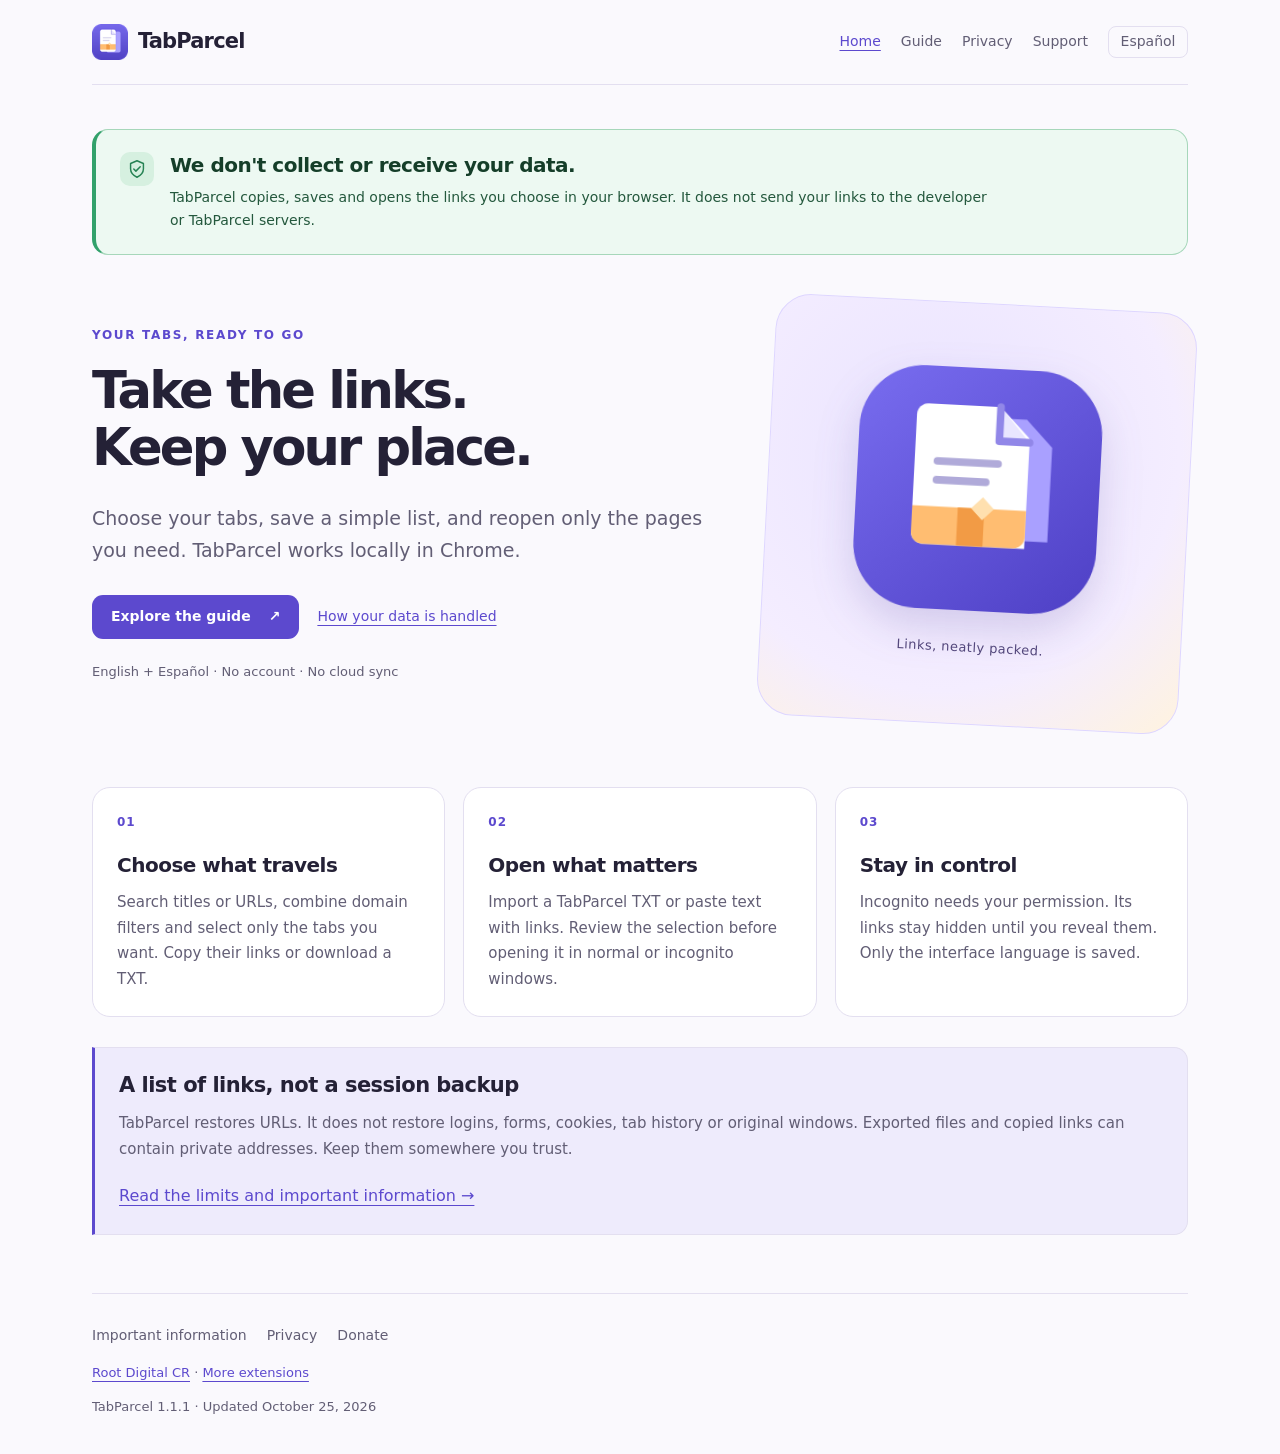
<file: index.html>
<!doctype html>
<html lang="en"><head>
<meta charset="utf-8"><meta name="viewport" content="width=device-width, initial-scale=1">
<meta name="color-scheme" content="light dark"><meta name="description" content="TabParcel: export, copy and import the links you choose, locally in Chrome.">
<meta name="referrer" content="no-referrer">
<meta http-equiv="Content-Security-Policy" content="default-src 'none'; style-src 'self'; img-src 'self'; base-uri 'none'; form-action 'none'; frame-src 'none'; connect-src 'none'">
<title>Home · TabParcel</title><link rel="canonical" href="https://rootdigitalcr.github.io/tabparcel-pages/index.html">
<link rel="alternate" hreflang="en" href="https://rootdigitalcr.github.io/tabparcel-pages/index.html"><link rel="alternate" hreflang="es" href="https://rootdigitalcr.github.io/tabparcel-pages/es/index.html">
<link rel="icon" href="assets/icon-48.png"><link rel="stylesheet" href="styles.css">
</head><body>
<a class="skip-link" href="#main">Skip to content</a>
<header class="site-header"><a class="brand" href="index.html"><img src="assets/icon-48.png" width="36" height="36" alt="">TabParcel</a>
<nav aria-label="Main navigation"><a href="index.html" aria-current="page">Home</a><a href="help.html">Guide</a><a href="privacy.html">Privacy</a><a href="support.html">Support</a><a class="language-link" href="es/index.html" lang="es">Español</a></nav></header>
<main id="main"><aside class="privacy-assurance" aria-labelledby="privacy-assurance-title">
<svg viewBox="0 0 24 24" aria-hidden="true"><path d="M12 3 5 6v6c0 4 3 7 7 9 4-2 7-5 7-9V6z"/><path d="m8.5 12 2.3 2.3 4.7-4.7"/></svg>
<div><p class="assurance-title" id="privacy-assurance-title"><strong>We don't collect or receive your data.</strong></p>
<p class="assurance-copy">TabParcel copies, saves and opens the links you choose in your browser. It does not send your links to the developer or TabParcel servers.</p></div></aside><section class="hero"><div><p class="eyebrow">YOUR TABS, READY TO GO</p><h1>Take the links.<br>Keep your place.</h1><p class="lead">Choose your tabs, save a simple list, and reopen only the pages you need. TabParcel works locally in Chrome.</p><div class="actions"><a class="primary-link" href="help.html">Explore the guide <span aria-hidden="true">↗</span></a><a class="secondary-link" href="privacy.html">How your data is handled</a></div><p class="hero-note">English + Español · No account · No cloud sync</p></div><div class="hero-art" aria-hidden="true"><img src="assets/parcel.svg" width="220" height="220" alt=""><span class="art-label">Links, neatly packed.</span></div></section><div class="feature-grid"><section><span class="feature-number">01</span><h2>Choose what travels</h2><p>Search titles or URLs, combine domain filters and select only the tabs you want. Copy their links or download a TXT.</p></section><section><span class="feature-number">02</span><h2>Open what matters</h2><p>Import a TabParcel TXT or paste text with links. Review the selection before opening it in normal or incognito windows.</p></section><section><span class="feature-number">03</span><h2>Stay in control</h2><p>Incognito needs your permission. Its links stay hidden until you reveal them. Only the interface language is saved.</p></section></div><section class="notice"><h2>A list of links, not a session backup</h2><p>TabParcel restores URLs. It does not restore logins, forms, cookies, tab history or original windows. Exported files and copied links can contain private addresses. Keep them somewhere you trust.</p><a href="important-information.html">Read the limits and important information →</a></section></main>
<footer class="site-footer"><nav aria-label="Information"><a href="important-information.html">Important information</a><a href="privacy.html">Privacy</a><a href="donate.html">Donate</a></nav><p><a href="https://root-cr.com/" target="_blank" rel="noopener noreferrer" referrerpolicy="no-referrer">Root Digital CR</a> · <a href="https://root-cr.com/extensions" target="_blank" rel="noopener noreferrer" referrerpolicy="no-referrer">More extensions</a></p><p>TabParcel 1.1.1 · Updated October 25, 2026</p></footer>
</body></html>
</file>
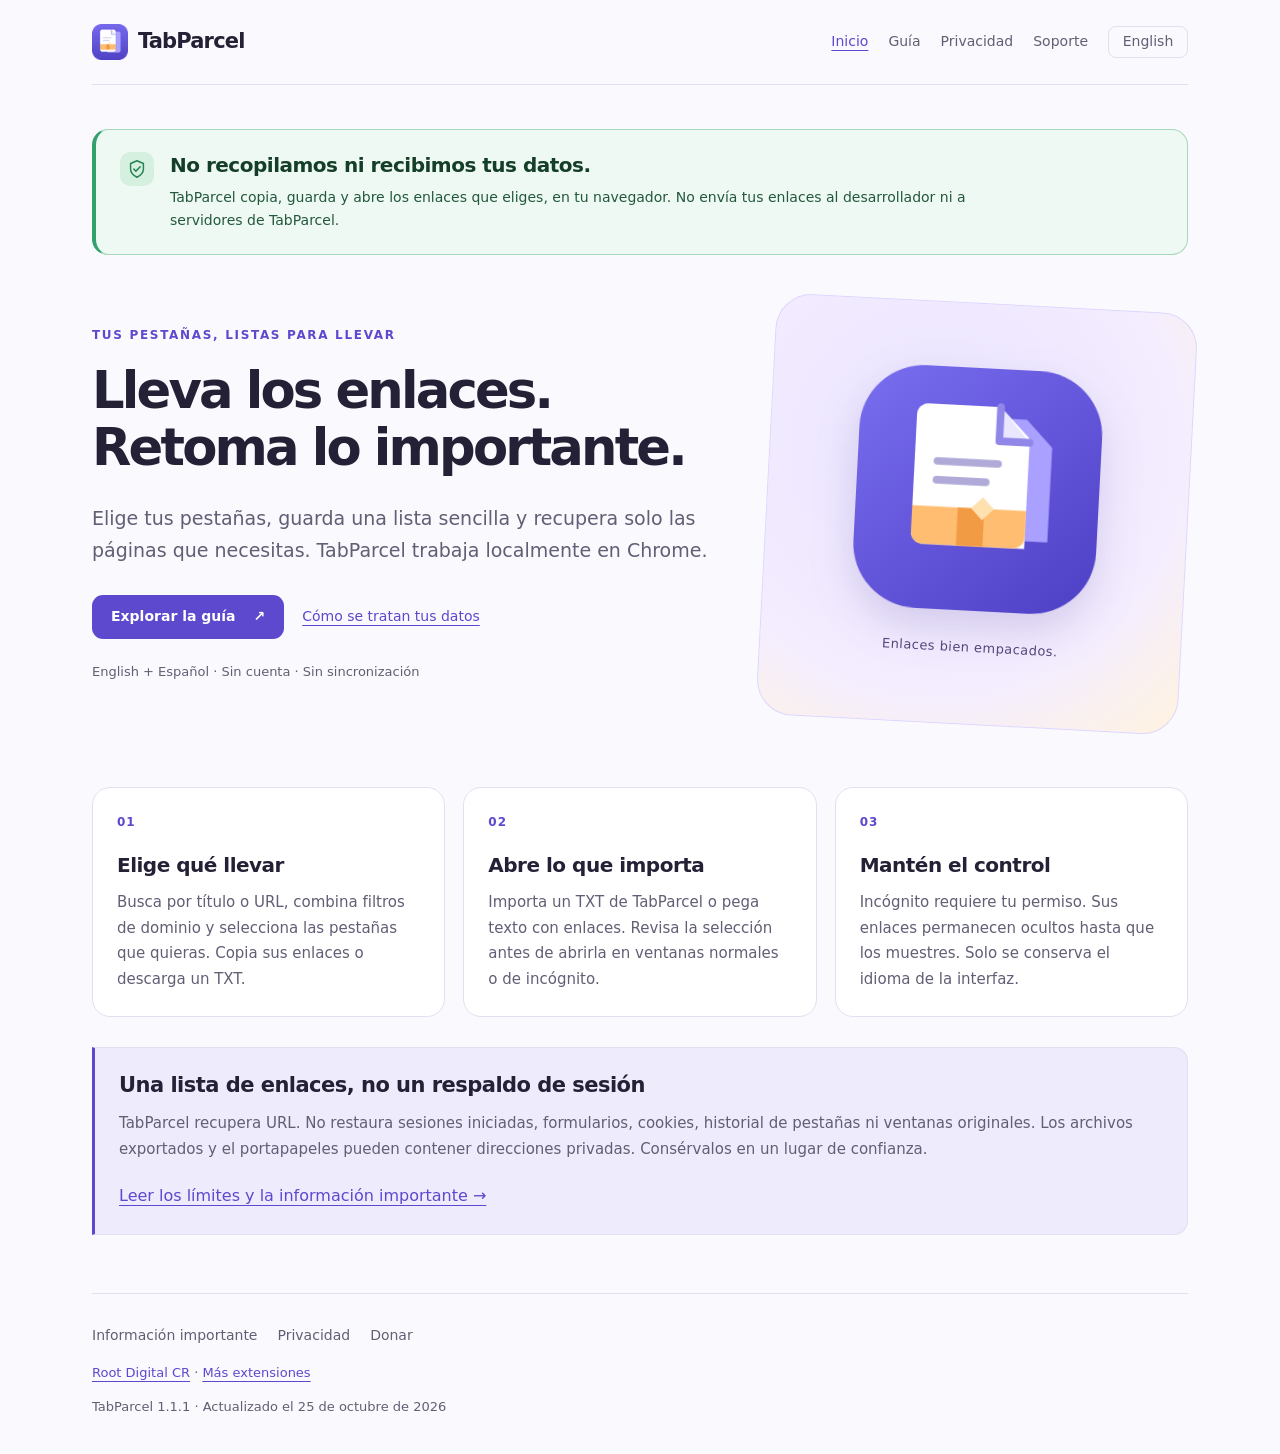
<file: es/index.html>
<!doctype html>
<html lang="es"><head>
<meta charset="utf-8"><meta name="viewport" content="width=device-width, initial-scale=1">
<meta name="color-scheme" content="light dark"><meta name="description" content="TabParcel: exporta, copia e importa los enlaces que eliges, de forma local en Chrome.">
<meta name="referrer" content="no-referrer">
<meta http-equiv="Content-Security-Policy" content="default-src 'none'; style-src 'self'; img-src 'self'; base-uri 'none'; form-action 'none'; frame-src 'none'; connect-src 'none'">
<title>Inicio · TabParcel</title><link rel="canonical" href="https://rootdigitalcr.github.io/tabparcel-pages/es/index.html">
<link rel="alternate" hreflang="en" href="https://rootdigitalcr.github.io/tabparcel-pages/index.html"><link rel="alternate" hreflang="es" href="https://rootdigitalcr.github.io/tabparcel-pages/es/index.html">
<link rel="icon" href="../assets/icon-48.png"><link rel="stylesheet" href="../styles.css">
</head><body>
<a class="skip-link" href="#main">Ir al contenido</a>
<header class="site-header"><a class="brand" href="index.html"><img src="../assets/icon-48.png" width="36" height="36" alt="">TabParcel</a>
<nav aria-label="Navegación principal"><a href="index.html" aria-current="page">Inicio</a><a href="help.html">Guía</a><a href="privacy.html">Privacidad</a><a href="support.html">Soporte</a><a class="language-link" href="../index.html" lang="en">English</a></nav></header>
<main id="main"><aside class="privacy-assurance" aria-labelledby="privacy-assurance-title">
<svg viewBox="0 0 24 24" aria-hidden="true"><path d="M12 3 5 6v6c0 4 3 7 7 9 4-2 7-5 7-9V6z"/><path d="m8.5 12 2.3 2.3 4.7-4.7"/></svg>
<div><p class="assurance-title" id="privacy-assurance-title"><strong>No recopilamos ni recibimos tus datos.</strong></p>
<p class="assurance-copy">TabParcel copia, guarda y abre los enlaces que eliges, en tu navegador. No envía tus enlaces al desarrollador ni a servidores de TabParcel.</p></div></aside><section class="hero"><div><p class="eyebrow">TUS PESTAÑAS, LISTAS PARA LLEVAR</p><h1>Lleva los enlaces.<br>Retoma lo importante.</h1><p class="lead">Elige tus pestañas, guarda una lista sencilla y recupera solo las páginas que necesitas. TabParcel trabaja localmente en Chrome.</p><div class="actions"><a class="primary-link" href="help.html">Explorar la guía <span aria-hidden="true">↗</span></a><a class="secondary-link" href="privacy.html">Cómo se tratan tus datos</a></div><p class="hero-note">English + Español · Sin cuenta · Sin sincronización</p></div><div class="hero-art" aria-hidden="true"><img src="../assets/parcel.svg" width="220" height="220" alt=""><span class="art-label">Enlaces bien empacados.</span></div></section><div class="feature-grid"><section><span class="feature-number">01</span><h2>Elige qué llevar</h2><p>Busca por título o URL, combina filtros de dominio y selecciona las pestañas que quieras. Copia sus enlaces o descarga un TXT.</p></section><section><span class="feature-number">02</span><h2>Abre lo que importa</h2><p>Importa un TXT de TabParcel o pega texto con enlaces. Revisa la selección antes de abrirla en ventanas normales o de incógnito.</p></section><section><span class="feature-number">03</span><h2>Mantén el control</h2><p>Incógnito requiere tu permiso. Sus enlaces permanecen ocultos hasta que los muestres. Solo se conserva el idioma de la interfaz.</p></section></div><section class="notice"><h2>Una lista de enlaces, no un respaldo de sesión</h2><p>TabParcel recupera URL. No restaura sesiones iniciadas, formularios, cookies, historial de pestañas ni ventanas originales. Los archivos exportados y el portapapeles pueden contener direcciones privadas. Consérvalos en un lugar de confianza.</p><a href="important-information.html">Leer los límites y la información importante →</a></section></main>
<footer class="site-footer"><nav aria-label="Información"><a href="important-information.html">Información importante</a><a href="privacy.html">Privacidad</a><a href="donate.html">Donar</a></nav><p><a href="https://root-cr.com/" target="_blank" rel="noopener noreferrer" referrerpolicy="no-referrer">Root Digital CR</a> · <a href="https://root-cr.com/extensions" target="_blank" rel="noopener noreferrer" referrerpolicy="no-referrer">Más extensiones</a></p><p>TabParcel 1.1.1 · Actualizado el 25 de octubre de 2026</p></footer>
</body></html>
</file>
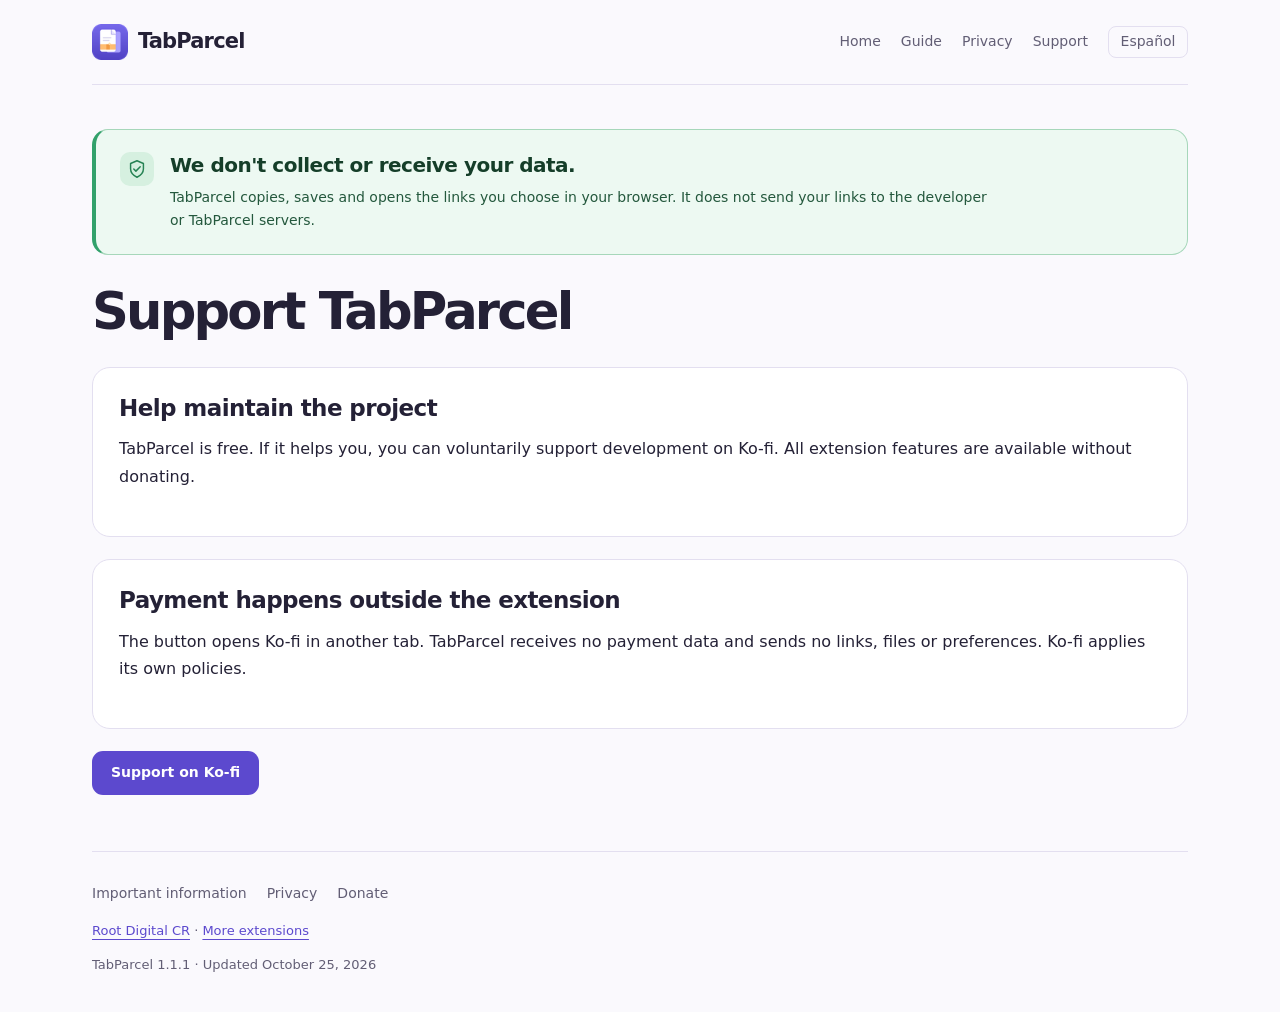
<file: donate.html>
<!doctype html>
<html lang="en"><head>
<meta charset="utf-8"><meta name="viewport" content="width=device-width, initial-scale=1">
<meta name="color-scheme" content="light dark"><meta name="description" content="TabParcel: export, copy and import the links you choose, locally in Chrome.">
<meta name="referrer" content="no-referrer">
<meta http-equiv="Content-Security-Policy" content="default-src 'none'; style-src 'self'; img-src 'self'; base-uri 'none'; form-action 'none'; frame-src 'none'; connect-src 'none'">
<title>Donate · TabParcel</title><link rel="canonical" href="https://rootdigitalcr.github.io/tabparcel-pages/donate.html">
<link rel="alternate" hreflang="en" href="https://rootdigitalcr.github.io/tabparcel-pages/donate.html"><link rel="alternate" hreflang="es" href="https://rootdigitalcr.github.io/tabparcel-pages/es/donate.html">
<link rel="icon" href="assets/icon-48.png"><link rel="stylesheet" href="styles.css">
</head><body>
<a class="skip-link" href="#main">Skip to content</a>
<header class="site-header"><a class="brand" href="index.html"><img src="assets/icon-48.png" width="36" height="36" alt="">TabParcel</a>
<nav aria-label="Main navigation"><a href="index.html">Home</a><a href="help.html">Guide</a><a href="privacy.html">Privacy</a><a href="support.html">Support</a><a class="language-link" href="es/donate.html" lang="es">Español</a></nav></header>
<main id="main"><aside class="privacy-assurance" aria-labelledby="privacy-assurance-title">
<svg viewBox="0 0 24 24" aria-hidden="true"><path d="M12 3 5 6v6c0 4 3 7 7 9 4-2 7-5 7-9V6z"/><path d="m8.5 12 2.3 2.3 4.7-4.7"/></svg>
<div><p class="assurance-title" id="privacy-assurance-title"><strong>We don't collect or receive your data.</strong></p>
<p class="assurance-copy">TabParcel copies, saves and opens the links you choose in your browser. It does not send your links to the developer or TabParcel servers.</p></div></aside><h1 class="page-title">Support TabParcel</h1><section><h2>Help maintain the project</h2><p>TabParcel is free. If it helps you, you can voluntarily support development on Ko-fi. All extension features are available without donating.</p></section><section><h2>Payment happens outside the extension</h2><p>The button opens Ko-fi in another tab. TabParcel receives no payment data and sends no links, files or preferences. Ko-fi applies its own policies.</p></section><p><a class="primary-link" href="https://ko-fi.com/rootdigitalcr" target="_blank" rel="noopener noreferrer" referrerpolicy="no-referrer">Support on Ko-fi</a></p></main>
<footer class="site-footer"><nav aria-label="Information"><a href="important-information.html">Important information</a><a href="privacy.html">Privacy</a><a href="donate.html">Donate</a></nav><p><a href="https://root-cr.com/" target="_blank" rel="noopener noreferrer" referrerpolicy="no-referrer">Root Digital CR</a> · <a href="https://root-cr.com/extensions" target="_blank" rel="noopener noreferrer" referrerpolicy="no-referrer">More extensions</a></p><p>TabParcel 1.1.1 · Updated October 25, 2026</p></footer>
</body></html>
</file>
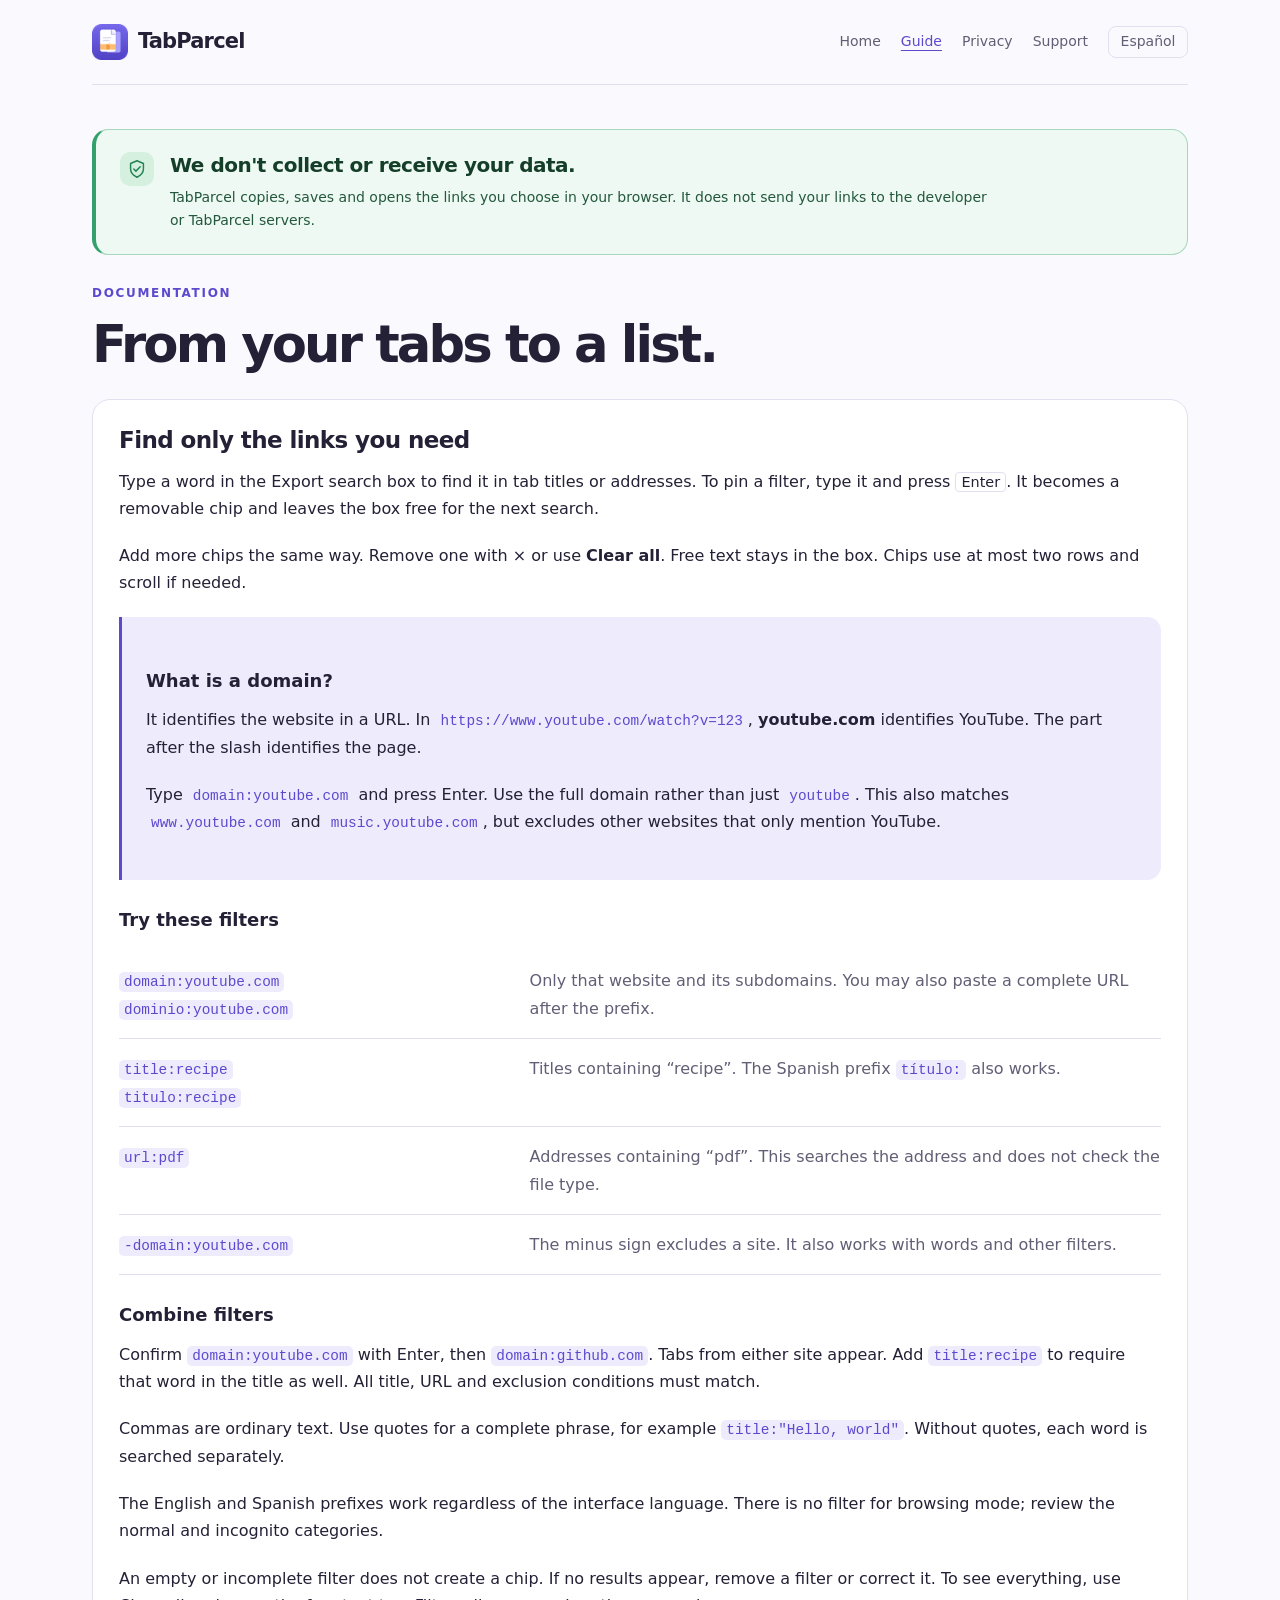
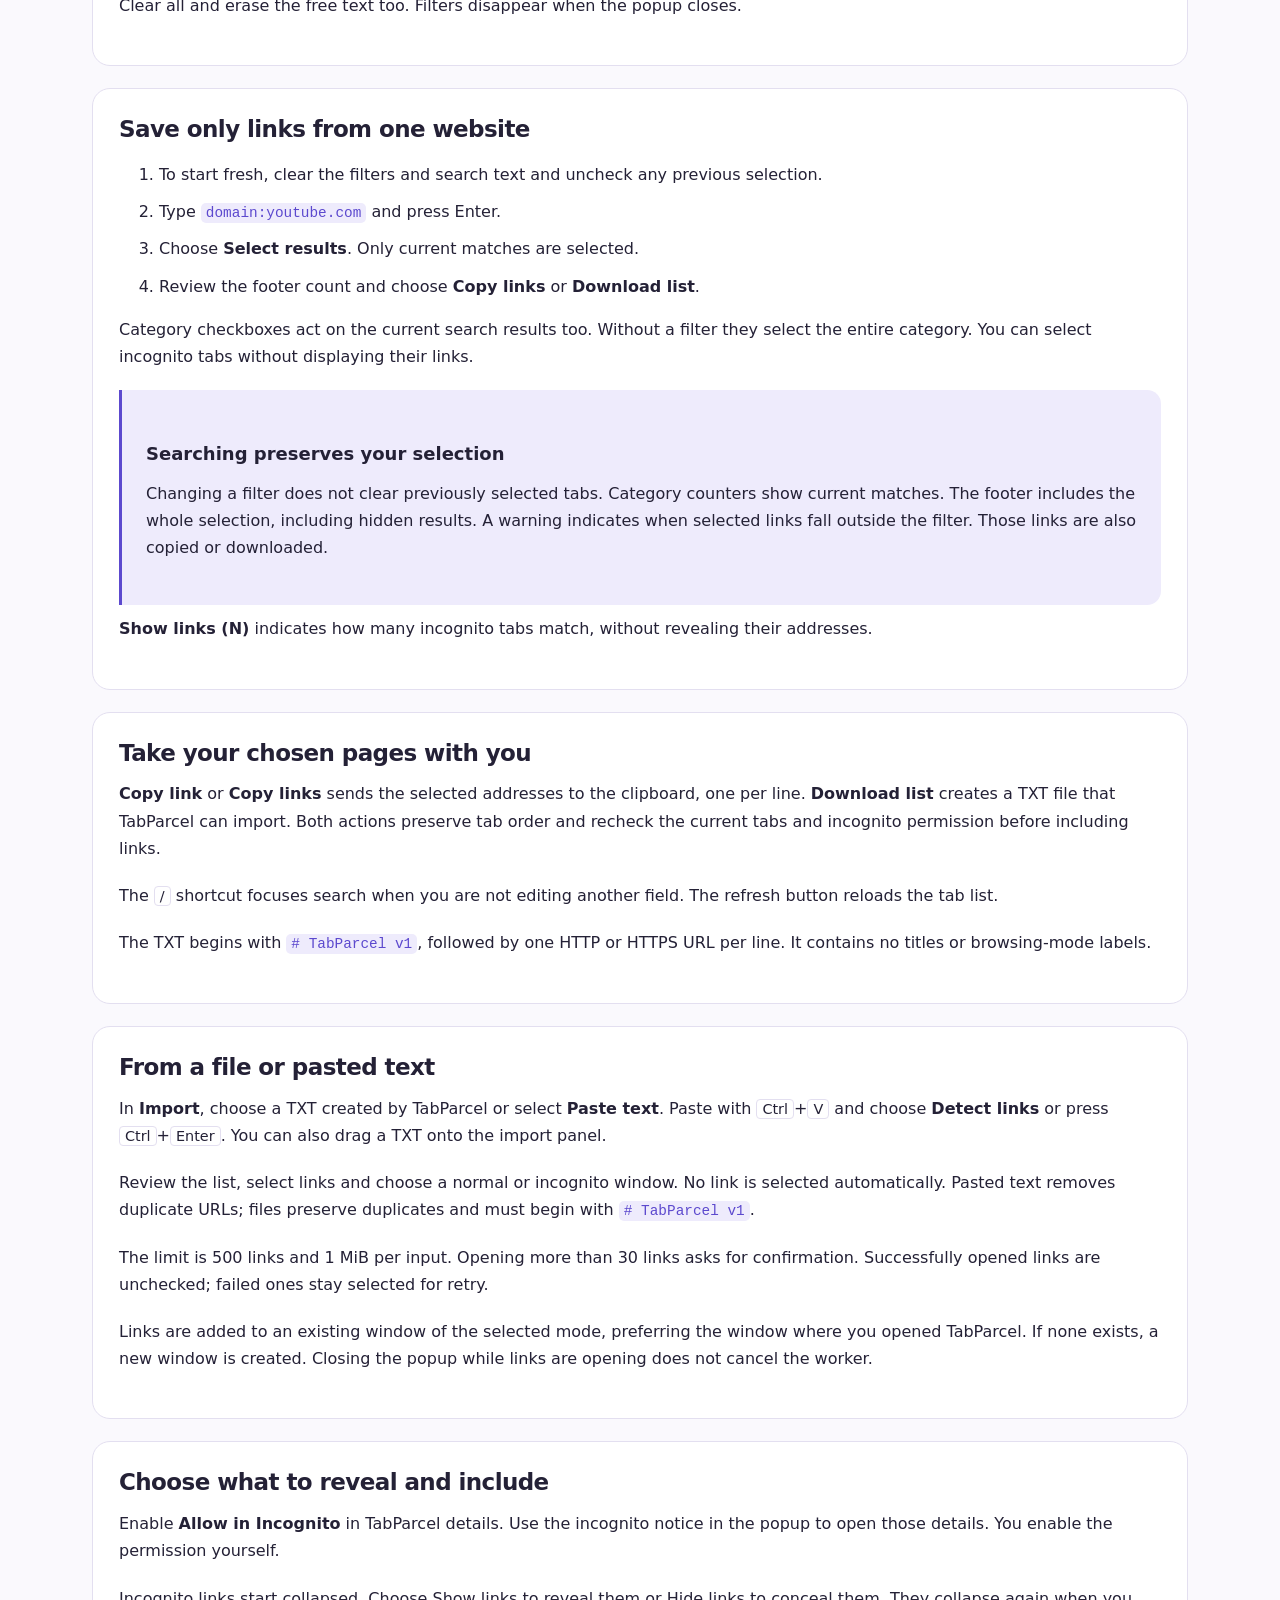
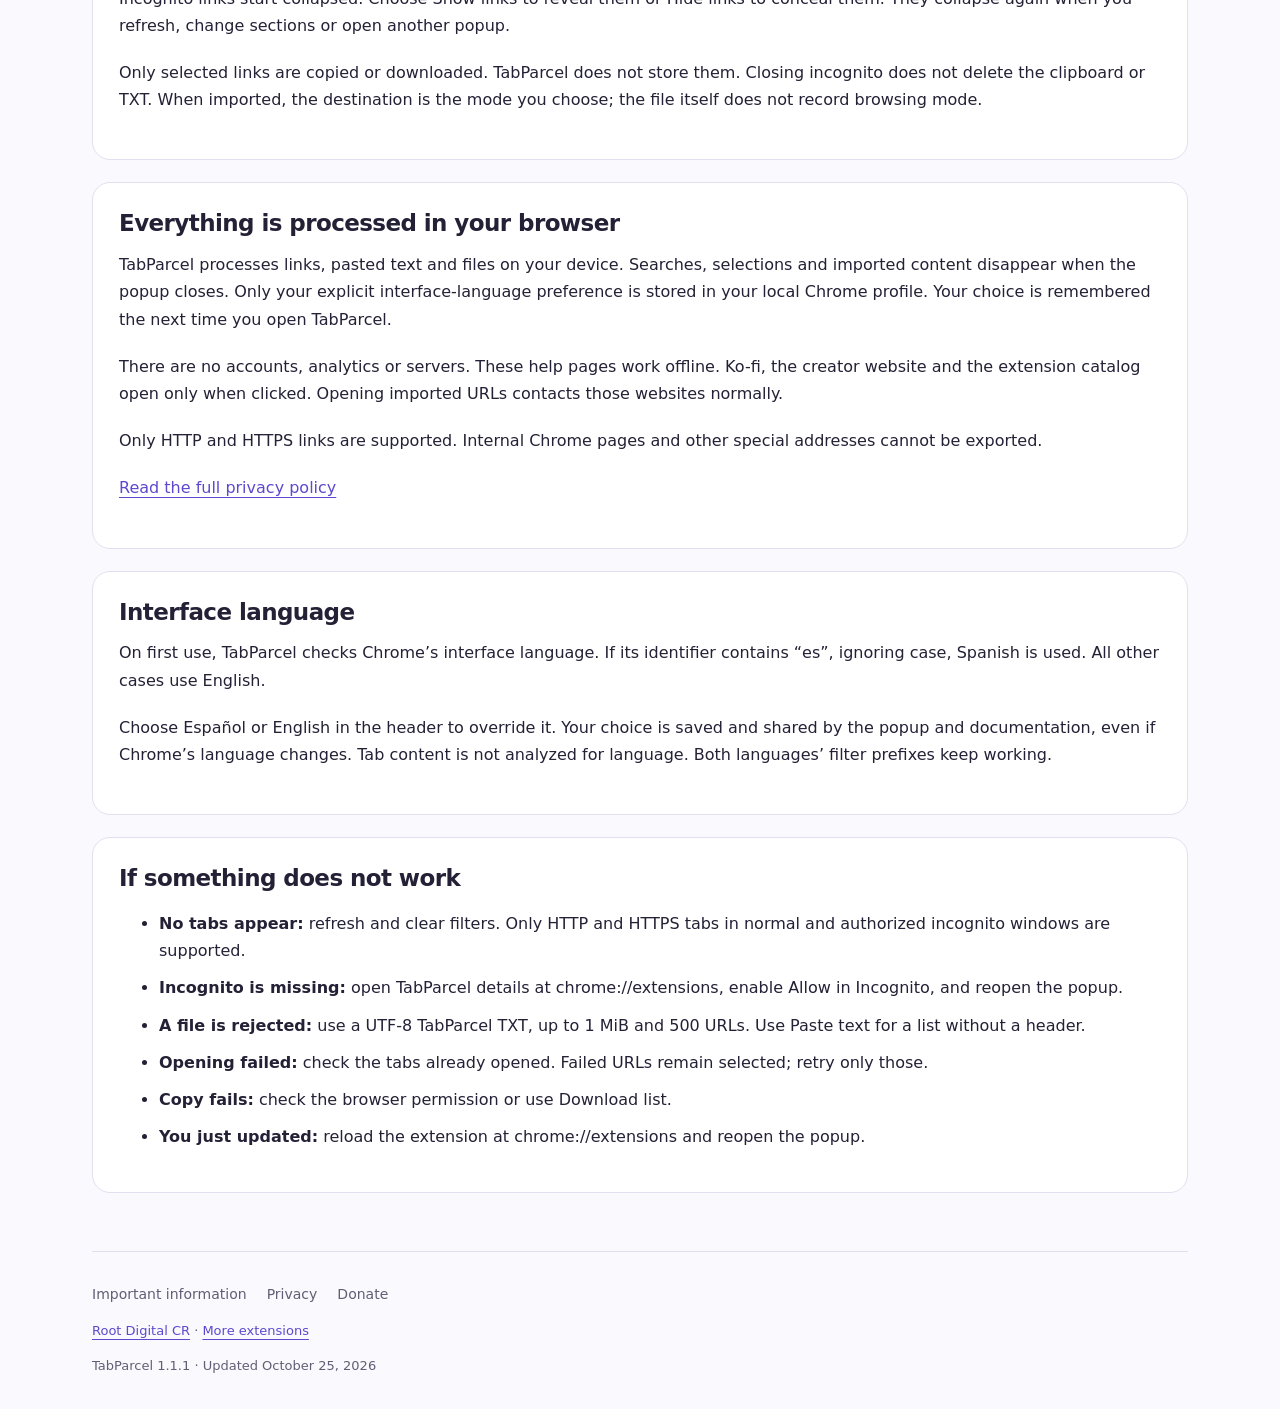
<file: help.html>
<!doctype html>
<html lang="en"><head>
<meta charset="utf-8"><meta name="viewport" content="width=device-width, initial-scale=1">
<meta name="color-scheme" content="light dark"><meta name="description" content="TabParcel: export, copy and import the links you choose, locally in Chrome.">
<meta name="referrer" content="no-referrer">
<meta http-equiv="Content-Security-Policy" content="default-src 'none'; style-src 'self'; img-src 'self'; base-uri 'none'; form-action 'none'; frame-src 'none'; connect-src 'none'">
<title>Guide · TabParcel</title><link rel="canonical" href="https://rootdigitalcr.github.io/tabparcel-pages/help.html">
<link rel="alternate" hreflang="en" href="https://rootdigitalcr.github.io/tabparcel-pages/help.html"><link rel="alternate" hreflang="es" href="https://rootdigitalcr.github.io/tabparcel-pages/es/help.html">
<link rel="icon" href="assets/icon-48.png"><link rel="stylesheet" href="styles.css">
</head><body>
<a class="skip-link" href="#main">Skip to content</a>
<header class="site-header"><a class="brand" href="index.html"><img src="assets/icon-48.png" width="36" height="36" alt="">TabParcel</a>
<nav aria-label="Main navigation"><a href="index.html">Home</a><a href="help.html" aria-current="page">Guide</a><a href="privacy.html">Privacy</a><a href="support.html">Support</a><a class="language-link" href="es/help.html" lang="es">Español</a></nav></header>
<main id="main"><aside class="privacy-assurance" aria-labelledby="privacy-assurance-title">
<svg viewBox="0 0 24 24" aria-hidden="true"><path d="M12 3 5 6v6c0 4 3 7 7 9 4-2 7-5 7-9V6z"/><path d="m8.5 12 2.3 2.3 4.7-4.7"/></svg>
<div><p class="assurance-title" id="privacy-assurance-title"><strong>We don't collect or receive your data.</strong></p>
<p class="assurance-copy">TabParcel copies, saves and opens the links you choose in your browser. It does not send your links to the developer or TabParcel servers.</p></div></aside><p class="eyebrow">DOCUMENTATION</p><h1>From your tabs to a list.</h1><section id="filtros" aria-labelledby="filters-title"><h2 id="filters-title">Find only the links you need</h2><div><p>Type a word in the Export search box to find it in tab titles or addresses. To pin a filter, type it and press <kbd>Enter</kbd>. It becomes a removable chip and leaves the box free for the next search.</p><p>Add more chips the same way. Remove one with × or use <strong>Clear all</strong>. Free text stays in the box. Chips use at most two rows and scroll if needed.</p><div class="callout"><h3>What is a domain?</h3><p>It identifies the website in a URL. In <code>https://www.youtube.com/watch?v=123</code>, <strong>youtube.com</strong> identifies YouTube. The part after the slash identifies the page.</p><p>Type <code>domain:youtube.com</code> and press Enter. Use the full domain rather than just <code>youtube</code>. This also matches <code>www.youtube.com</code> and <code>music.youtube.com</code>, but excludes other websites that only mention YouTube.</p></div><h3>Try these filters</h3><dl class="examples"><div><dt><code>domain:youtube.com</code><br><code>dominio:youtube.com</code></dt><dd>Only that website and its subdomains. You may also paste a complete URL after the prefix.</dd></div><div><dt><code>title:recipe</code><br><code>titulo:recipe</code></dt><dd>Titles containing “recipe”. The Spanish prefix <code>título:</code> also works.</dd></div><div><dt><code>url:pdf</code></dt><dd>Addresses containing “pdf”. This searches the address and does not check the file type.</dd></div><div><dt><code>-domain:youtube.com</code></dt><dd>The minus sign excludes a site. It also works with words and other filters.</dd></div></dl><h3>Combine filters</h3><p>Confirm <code>domain:youtube.com</code> with Enter, then <code>domain:github.com</code>. Tabs from either site appear. Add <code>title:recipe</code> to require that word in the title as well. All title, URL and exclusion conditions must match.</p><p>Commas are ordinary text. Use quotes for a complete phrase, for example <code>title:"Hello, world"</code>. Without quotes, each word is searched separately.</p><p>The English and Spanish prefixes work regardless of the interface language. There is no filter for browsing mode; review the normal and incognito categories.</p><p>An empty or incomplete filter does not create a chip. If no results appear, remove a filter or correct it. To see everything, use Clear all and erase the free text too. Filters disappear when the popup closes.</p></div></section><section id="seleccion" aria-labelledby="selection-title"><h2 id="selection-title">Save only links from one website</h2><div><ol><li>To start fresh, clear the filters and search text and uncheck any previous selection.</li><li>Type <code>domain:youtube.com</code> and press Enter.</li><li>Choose <strong>Select results</strong>. Only current matches are selected.</li><li>Review the footer count and choose <strong>Copy links</strong> or <strong>Download list</strong>.</li></ol><p>Category checkboxes act on the current search results too. Without a filter they select the entire category. You can select incognito tabs without displaying their links.</p><div class="callout"><h3>Searching preserves your selection</h3><p>Changing a filter does not clear previously selected tabs. Category counters show current matches. The footer includes the whole selection, including hidden results. A warning indicates when selected links fall outside the filter. Those links are also copied or downloaded.</p></div><p><strong>Show links (N)</strong> indicates how many incognito tabs match, without revealing their addresses.</p></div></section><section id="exportar" aria-labelledby="export-title"><h2 id="export-title">Take your chosen pages with you</h2><div><p><strong>Copy link</strong> or <strong>Copy links</strong> sends the selected addresses to the clipboard, one per line. <strong>Download list</strong> creates a TXT file that TabParcel can import. Both actions preserve tab order and recheck the current tabs and incognito permission before including links.</p><p>The <kbd>/</kbd> shortcut focuses search when you are not editing another field. The refresh button reloads the tab list.</p><p>The TXT begins with <code># TabParcel v1</code>, followed by one HTTP or HTTPS URL per line. It contains no titles or browsing-mode labels.</p></div></section><section id="importar" aria-labelledby="import-title"><h2 id="import-title">From a file or pasted text</h2><div><p>In <strong>Import</strong>, choose a TXT created by TabParcel or select <strong>Paste text</strong>. Paste with <kbd>Ctrl</kbd>+<kbd>V</kbd> and choose <strong>Detect links</strong> or press <kbd>Ctrl</kbd>+<kbd>Enter</kbd>. You can also drag a TXT onto the import panel.</p><p>Review the list, select links and choose a normal or incognito window. No link is selected automatically. Pasted text removes duplicate URLs; files preserve duplicates and must begin with <code># TabParcel v1</code>.</p><p>The limit is 500 links and 1 MiB per input. Opening more than 30 links asks for confirmation. Successfully opened links are unchecked; failed ones stay selected for retry.</p><p>Links are added to an existing window of the selected mode, preferring the window where you opened TabParcel. If none exists, a new window is created. Closing the popup while links are opening does not cancel the worker.</p></div></section><section id="incognito" aria-labelledby="private-title"><h2 id="private-title">Choose what to reveal and include</h2><div><p>Enable <strong>Allow in Incognito</strong> in TabParcel details. Use the incognito notice in the popup to open those details. You enable the permission yourself.</p><p>Incognito links start collapsed. Choose Show links to reveal them or Hide links to conceal them. They collapse again when you refresh, change sections or open another popup.</p><p>Only selected links are copied or downloaded. TabParcel does not store them. Closing incognito does not delete the clipboard or TXT. When imported, the destination is the mode you choose; the file itself does not record browsing mode.</p></div></section><section id="privacidad" aria-labelledby="privacy-title"><h2 id="privacy-title">Everything is processed in your browser</h2><div><p>TabParcel processes links, pasted text and files on your device. Searches, selections and imported content disappear when the popup closes. Only your explicit interface-language preference is stored in your local Chrome profile. Your choice is remembered the next time you open TabParcel.</p><p>There are no accounts, analytics or servers. These help pages work offline. Ko-fi, the creator website and the extension catalog open only when clicked. Opening imported URLs contacts those websites normally.</p><p>Only HTTP and HTTPS links are supported. Internal Chrome pages and other special addresses cannot be exported.</p><p><a href="privacy.html">Read the full privacy policy</a></p></div></section><section id="idioma"><h2>Interface language</h2><div><p>On first use, TabParcel checks Chrome’s interface language. If its identifier contains “es”, ignoring case, Spanish is used. All other cases use English.</p><p>Choose Español or English in the header to override it. Your choice is saved and shared by the popup and documentation, even if Chrome’s language changes. Tab content is not analyzed for language. Both languages’ filter prefixes keep working.</p></div></section><section id="problemas"><h2>If something does not work</h2><div><ul><li><strong>No tabs appear:</strong> refresh and clear filters. Only HTTP and HTTPS tabs in normal and authorized incognito windows are supported.</li><li><strong>Incognito is missing:</strong> open TabParcel details at chrome://extensions, enable Allow in Incognito, and reopen the popup.</li><li><strong>A file is rejected:</strong> use a UTF-8 TabParcel TXT, up to 1 MiB and 500 URLs. Use Paste text for a list without a header.</li><li><strong>Opening failed:</strong> check the tabs already opened. Failed URLs remain selected; retry only those.</li><li><strong>Copy fails:</strong> check the browser permission or use Download list.</li><li><strong>You just updated:</strong> reload the extension at chrome://extensions and reopen the popup.</li></ul></div></section></main>
<footer class="site-footer"><nav aria-label="Information"><a href="important-information.html">Important information</a><a href="privacy.html">Privacy</a><a href="donate.html">Donate</a></nav><p><a href="https://root-cr.com/" target="_blank" rel="noopener noreferrer" referrerpolicy="no-referrer">Root Digital CR</a> · <a href="https://root-cr.com/extensions" target="_blank" rel="noopener noreferrer" referrerpolicy="no-referrer">More extensions</a></p><p>TabParcel 1.1.1 · Updated October 25, 2026</p></footer>
</body></html>
</file>
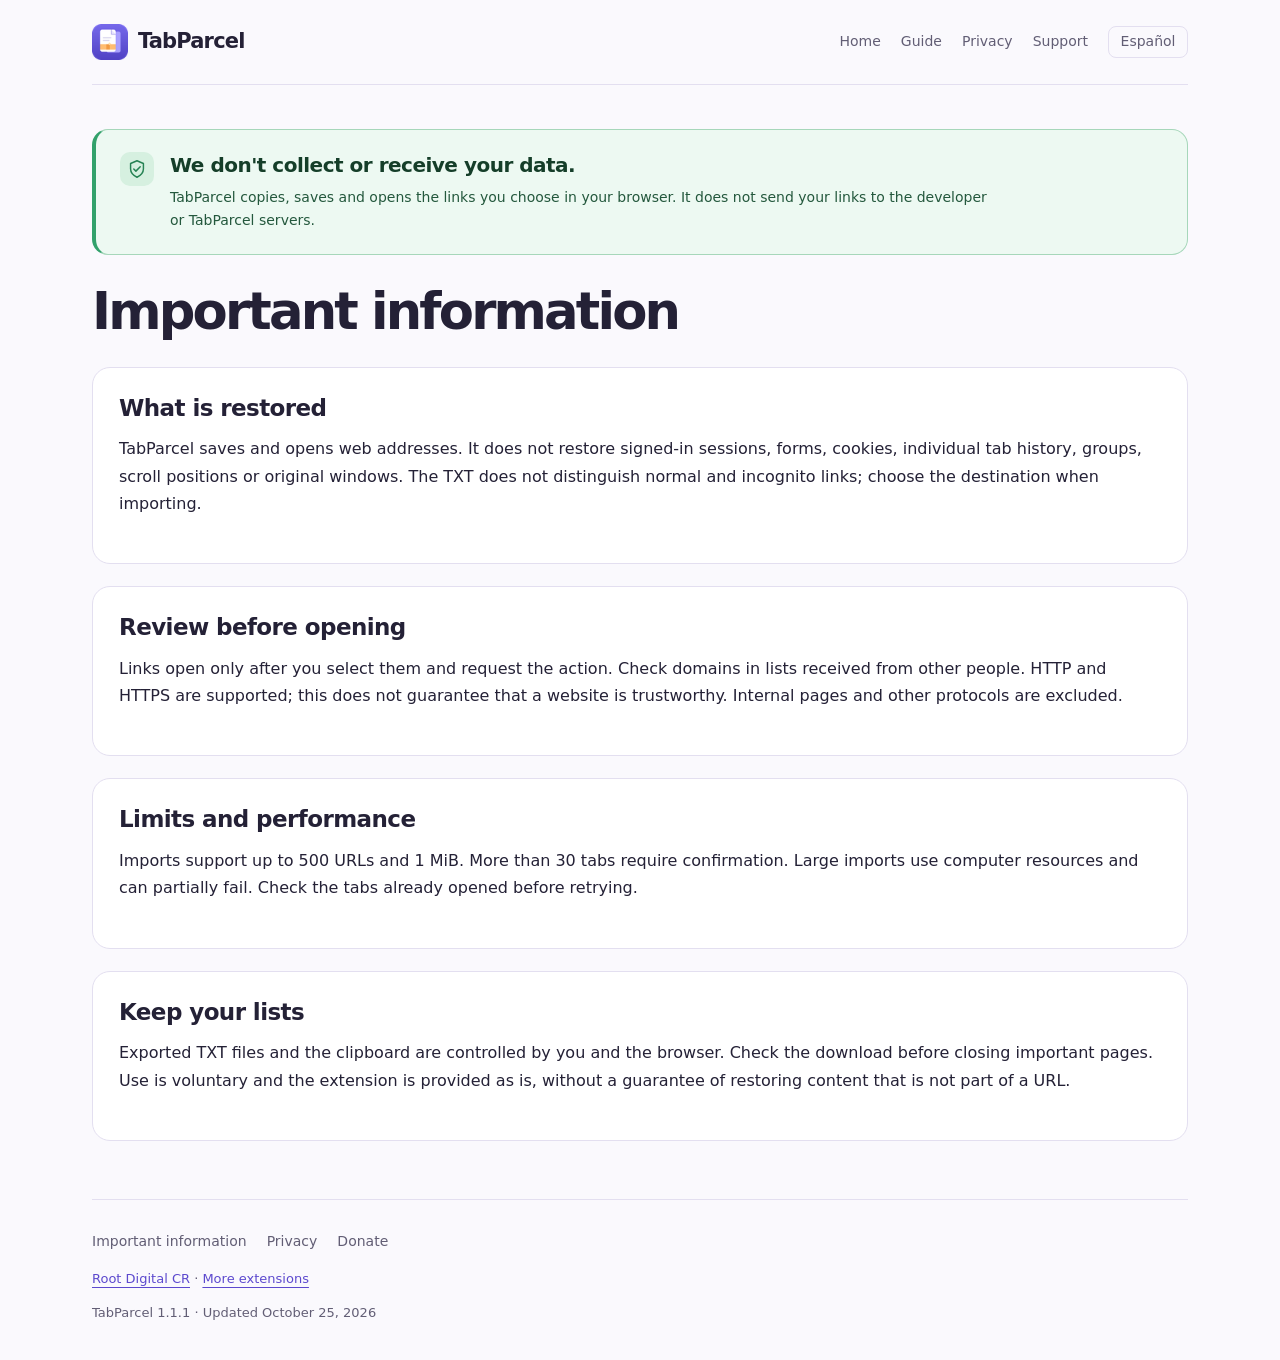
<file: important-information.html>
<!doctype html>
<html lang="en"><head>
<meta charset="utf-8"><meta name="viewport" content="width=device-width, initial-scale=1">
<meta name="color-scheme" content="light dark"><meta name="description" content="TabParcel: export, copy and import the links you choose, locally in Chrome.">
<meta name="referrer" content="no-referrer">
<meta http-equiv="Content-Security-Policy" content="default-src 'none'; style-src 'self'; img-src 'self'; base-uri 'none'; form-action 'none'; frame-src 'none'; connect-src 'none'">
<title>Important information · TabParcel</title><link rel="canonical" href="https://rootdigitalcr.github.io/tabparcel-pages/important-information.html">
<link rel="alternate" hreflang="en" href="https://rootdigitalcr.github.io/tabparcel-pages/important-information.html"><link rel="alternate" hreflang="es" href="https://rootdigitalcr.github.io/tabparcel-pages/es/important-information.html">
<link rel="icon" href="assets/icon-48.png"><link rel="stylesheet" href="styles.css">
</head><body>
<a class="skip-link" href="#main">Skip to content</a>
<header class="site-header"><a class="brand" href="index.html"><img src="assets/icon-48.png" width="36" height="36" alt="">TabParcel</a>
<nav aria-label="Main navigation"><a href="index.html">Home</a><a href="help.html">Guide</a><a href="privacy.html">Privacy</a><a href="support.html">Support</a><a class="language-link" href="es/important-information.html" lang="es">Español</a></nav></header>
<main id="main"><aside class="privacy-assurance" aria-labelledby="privacy-assurance-title">
<svg viewBox="0 0 24 24" aria-hidden="true"><path d="M12 3 5 6v6c0 4 3 7 7 9 4-2 7-5 7-9V6z"/><path d="m8.5 12 2.3 2.3 4.7-4.7"/></svg>
<div><p class="assurance-title" id="privacy-assurance-title"><strong>We don't collect or receive your data.</strong></p>
<p class="assurance-copy">TabParcel copies, saves and opens the links you choose in your browser. It does not send your links to the developer or TabParcel servers.</p></div></aside><h1 class="page-title">Important information</h1><section><h2>What is restored</h2><p>TabParcel saves and opens web addresses. It does not restore signed-in sessions, forms, cookies, individual tab history, groups, scroll positions or original windows. The TXT does not distinguish normal and incognito links; choose the destination when importing.</p></section><section><h2>Review before opening</h2><p>Links open only after you select them and request the action. Check domains in lists received from other people. HTTP and HTTPS are supported; this does not guarantee that a website is trustworthy. Internal pages and other protocols are excluded.</p></section><section><h2>Limits and performance</h2><p>Imports support up to 500 URLs and 1 MiB. More than 30 tabs require confirmation. Large imports use computer resources and can partially fail. Check the tabs already opened before retrying.</p></section><section><h2>Keep your lists</h2><p>Exported TXT files and the clipboard are controlled by you and the browser. Check the download before closing important pages. Use is voluntary and the extension is provided as is, without a guarantee of restoring content that is not part of a URL.</p></section></main>
<footer class="site-footer"><nav aria-label="Information"><a href="important-information.html">Important information</a><a href="privacy.html">Privacy</a><a href="donate.html">Donate</a></nav><p><a href="https://root-cr.com/" target="_blank" rel="noopener noreferrer" referrerpolicy="no-referrer">Root Digital CR</a> · <a href="https://root-cr.com/extensions" target="_blank" rel="noopener noreferrer" referrerpolicy="no-referrer">More extensions</a></p><p>TabParcel 1.1.1 · Updated October 25, 2026</p></footer>
</body></html>
</file>
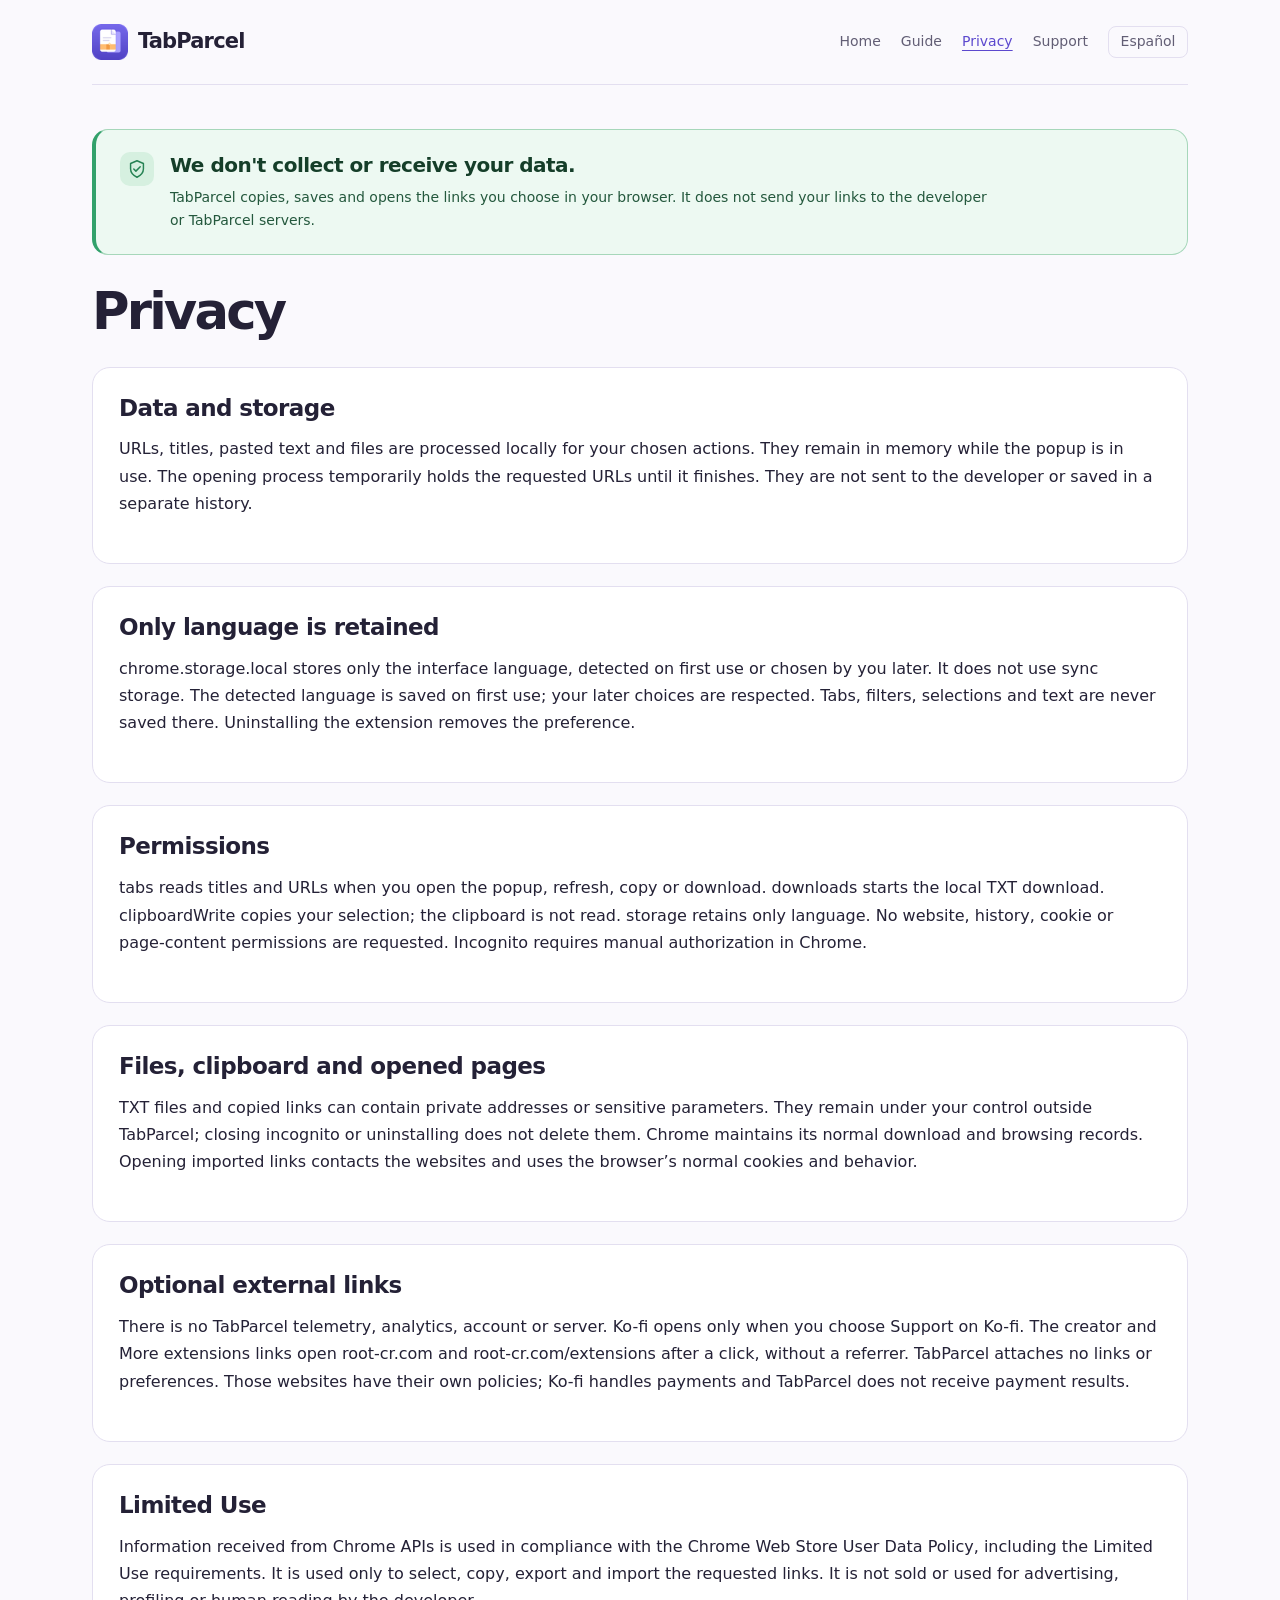
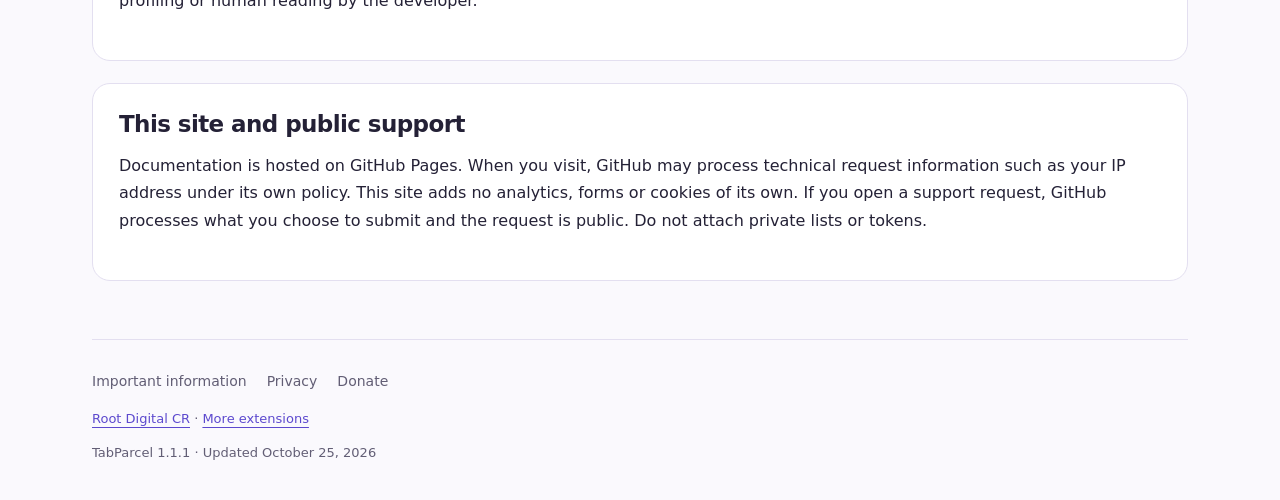
<file: privacy.html>
<!doctype html>
<html lang="en"><head>
<meta charset="utf-8"><meta name="viewport" content="width=device-width, initial-scale=1">
<meta name="color-scheme" content="light dark"><meta name="description" content="TabParcel: export, copy and import the links you choose, locally in Chrome.">
<meta name="referrer" content="no-referrer">
<meta http-equiv="Content-Security-Policy" content="default-src 'none'; style-src 'self'; img-src 'self'; base-uri 'none'; form-action 'none'; frame-src 'none'; connect-src 'none'">
<title>Privacy · TabParcel</title><link rel="canonical" href="https://rootdigitalcr.github.io/tabparcel-pages/privacy.html">
<link rel="alternate" hreflang="en" href="https://rootdigitalcr.github.io/tabparcel-pages/privacy.html"><link rel="alternate" hreflang="es" href="https://rootdigitalcr.github.io/tabparcel-pages/es/privacy.html">
<link rel="icon" href="assets/icon-48.png"><link rel="stylesheet" href="styles.css">
</head><body>
<a class="skip-link" href="#main">Skip to content</a>
<header class="site-header"><a class="brand" href="index.html"><img src="assets/icon-48.png" width="36" height="36" alt="">TabParcel</a>
<nav aria-label="Main navigation"><a href="index.html">Home</a><a href="help.html">Guide</a><a href="privacy.html" aria-current="page">Privacy</a><a href="support.html">Support</a><a class="language-link" href="es/privacy.html" lang="es">Español</a></nav></header>
<main id="main"><aside class="privacy-assurance" aria-labelledby="privacy-assurance-title">
<svg viewBox="0 0 24 24" aria-hidden="true"><path d="M12 3 5 6v6c0 4 3 7 7 9 4-2 7-5 7-9V6z"/><path d="m8.5 12 2.3 2.3 4.7-4.7"/></svg>
<div><p class="assurance-title" id="privacy-assurance-title"><strong>We don't collect or receive your data.</strong></p>
<p class="assurance-copy">TabParcel copies, saves and opens the links you choose in your browser. It does not send your links to the developer or TabParcel servers.</p></div></aside><h1 class="page-title">Privacy</h1><section><h2>Data and storage</h2><p>URLs, titles, pasted text and files are processed locally for your chosen actions. They remain in memory while the popup is in use. The opening process temporarily holds the requested URLs until it finishes. They are not sent to the developer or saved in a separate history.</p></section><section><h2>Only language is retained</h2><p>chrome.storage.local stores only the interface language, detected on first use or chosen by you later. It does not use sync storage. The detected language is saved on first use; your later choices are respected. Tabs, filters, selections and text are never saved there. Uninstalling the extension removes the preference.</p></section><section><h2>Permissions</h2><p>tabs reads titles and URLs when you open the popup, refresh, copy or download. downloads starts the local TXT download. clipboardWrite copies your selection; the clipboard is not read. storage retains only language. No website, history, cookie or page-content permissions are requested. Incognito requires manual authorization in Chrome.</p></section><section><h2>Files, clipboard and opened pages</h2><p>TXT files and copied links can contain private addresses or sensitive parameters. They remain under your control outside TabParcel; closing incognito or uninstalling does not delete them. Chrome maintains its normal download and browsing records. Opening imported links contacts the websites and uses the browser’s normal cookies and behavior.</p></section><section><h2>Optional external links</h2><p>There is no TabParcel telemetry, analytics, account or server. Ko-fi opens only when you choose Support on Ko-fi. The creator and More extensions links open root-cr.com and root-cr.com/extensions after a click, without a referrer. TabParcel attaches no links or preferences. Those websites have their own policies; Ko-fi handles payments and TabParcel does not receive payment results.</p></section><section><h2>Limited Use</h2><p>Information received from Chrome APIs is used in compliance with the Chrome Web Store User Data Policy, including the Limited Use requirements. It is used only to select, copy, export and import the requested links. It is not sold or used for advertising, profiling or human reading by the developer.</p></section><section><h2>This site and public support</h2><p>Documentation is hosted on GitHub Pages. When you visit, GitHub may process technical request information such as your IP address under its own policy. This site adds no analytics, forms or cookies of its own. If you open a support request, GitHub processes what you choose to submit and the request is public. Do not attach private lists or tokens.</p></section></main>
<footer class="site-footer"><nav aria-label="Information"><a href="important-information.html">Important information</a><a href="privacy.html">Privacy</a><a href="donate.html">Donate</a></nav><p><a href="https://root-cr.com/" target="_blank" rel="noopener noreferrer" referrerpolicy="no-referrer">Root Digital CR</a> · <a href="https://root-cr.com/extensions" target="_blank" rel="noopener noreferrer" referrerpolicy="no-referrer">More extensions</a></p><p>TabParcel 1.1.1 · Updated October 25, 2026</p></footer>
</body></html>
</file>
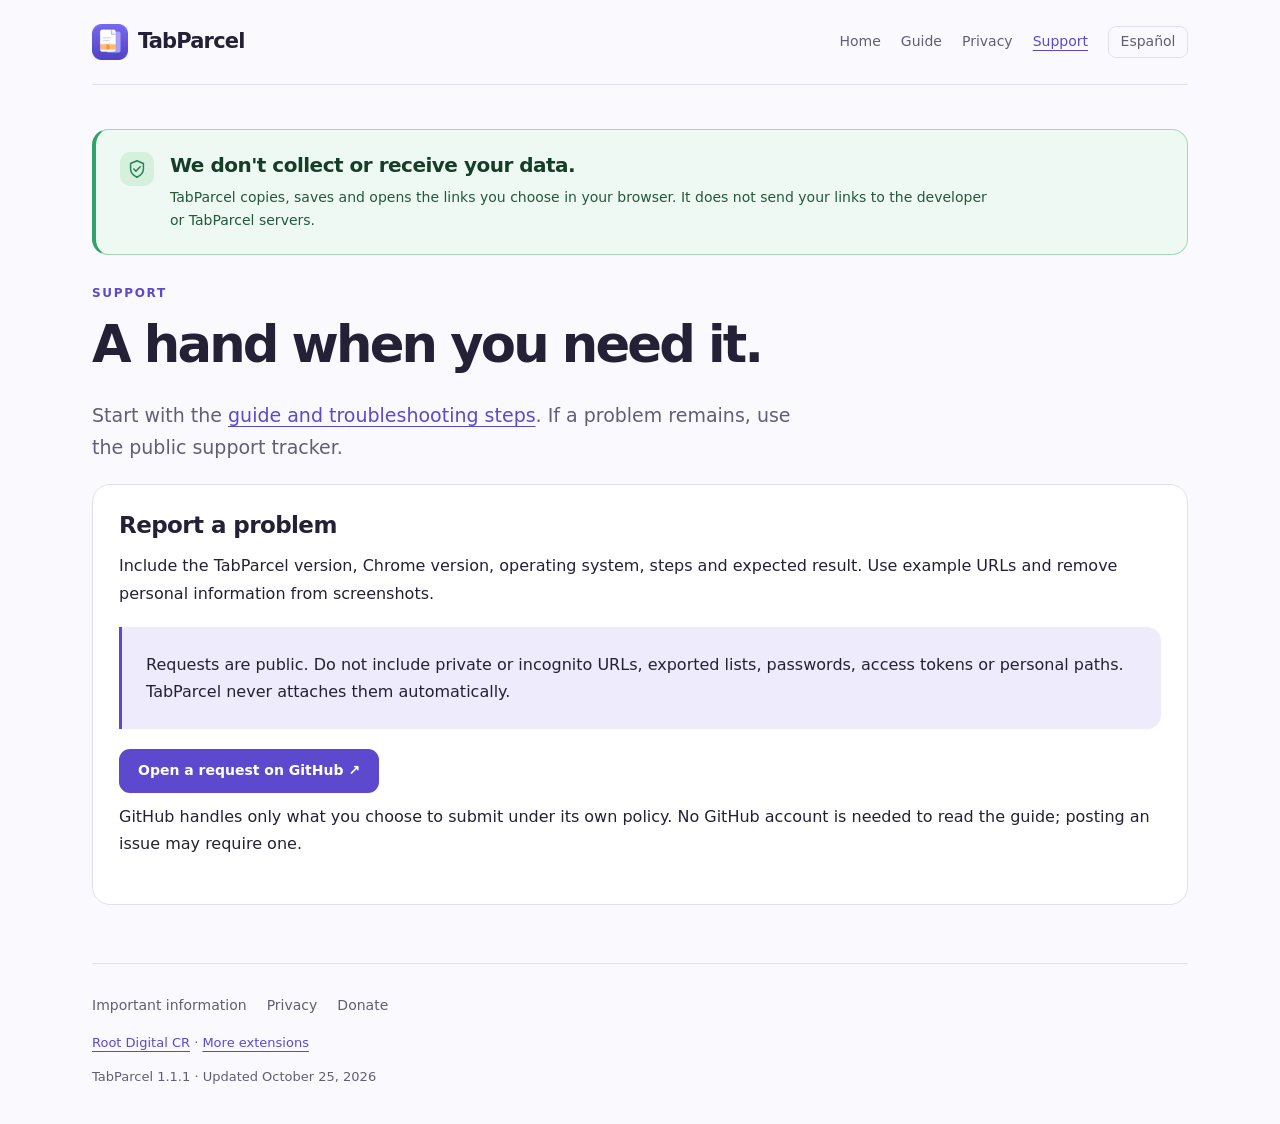
<file: support.html>
<!doctype html>
<html lang="en"><head>
<meta charset="utf-8"><meta name="viewport" content="width=device-width, initial-scale=1">
<meta name="color-scheme" content="light dark"><meta name="description" content="TabParcel: export, copy and import the links you choose, locally in Chrome.">
<meta name="referrer" content="no-referrer">
<meta http-equiv="Content-Security-Policy" content="default-src 'none'; style-src 'self'; img-src 'self'; base-uri 'none'; form-action 'none'; frame-src 'none'; connect-src 'none'">
<title>Support · TabParcel</title><link rel="canonical" href="https://rootdigitalcr.github.io/tabparcel-pages/support.html">
<link rel="alternate" hreflang="en" href="https://rootdigitalcr.github.io/tabparcel-pages/support.html"><link rel="alternate" hreflang="es" href="https://rootdigitalcr.github.io/tabparcel-pages/es/support.html">
<link rel="icon" href="assets/icon-48.png"><link rel="stylesheet" href="styles.css">
</head><body>
<a class="skip-link" href="#main">Skip to content</a>
<header class="site-header"><a class="brand" href="index.html"><img src="assets/icon-48.png" width="36" height="36" alt="">TabParcel</a>
<nav aria-label="Main navigation"><a href="index.html">Home</a><a href="help.html">Guide</a><a href="privacy.html">Privacy</a><a href="support.html" aria-current="page">Support</a><a class="language-link" href="es/support.html" lang="es">Español</a></nav></header>
<main id="main"><aside class="privacy-assurance" aria-labelledby="privacy-assurance-title">
<svg viewBox="0 0 24 24" aria-hidden="true"><path d="M12 3 5 6v6c0 4 3 7 7 9 4-2 7-5 7-9V6z"/><path d="m8.5 12 2.3 2.3 4.7-4.7"/></svg>
<div><p class="assurance-title" id="privacy-assurance-title"><strong>We don't collect or receive your data.</strong></p>
<p class="assurance-copy">TabParcel copies, saves and opens the links you choose in your browser. It does not send your links to the developer or TabParcel servers.</p></div></aside><p class="eyebrow">SUPPORT</p><h1>A hand when you need it.</h1><p class="lead">Start with the <a href="help.html">guide and troubleshooting steps</a>. If a problem remains, use the public support tracker.</p><section><h2>Report a problem</h2><p>Include the TabParcel version, Chrome version, operating system, steps and expected result. Use example URLs and remove personal information from screenshots.</p><p class="notice">Requests are public. Do not include private or incognito URLs, exported lists, passwords, access tokens or personal paths. TabParcel never attaches them automatically.</p><a class="primary-link" href="https://github.com/rootdigitalcr/tabparcel-pages/issues/new" target="_blank" rel="noopener noreferrer" referrerpolicy="no-referrer">Open a request on GitHub ↗</a><p>GitHub handles only what you choose to submit under its own policy. No GitHub account is needed to read the guide; posting an issue may require one.</p></section></main>
<footer class="site-footer"><nav aria-label="Information"><a href="important-information.html">Important information</a><a href="privacy.html">Privacy</a><a href="donate.html">Donate</a></nav><p><a href="https://root-cr.com/" target="_blank" rel="noopener noreferrer" referrerpolicy="no-referrer">Root Digital CR</a> · <a href="https://root-cr.com/extensions" target="_blank" rel="noopener noreferrer" referrerpolicy="no-referrer">More extensions</a></p><p>TabParcel 1.1.1 · Updated October 25, 2026</p></footer>
</body></html>
</file>
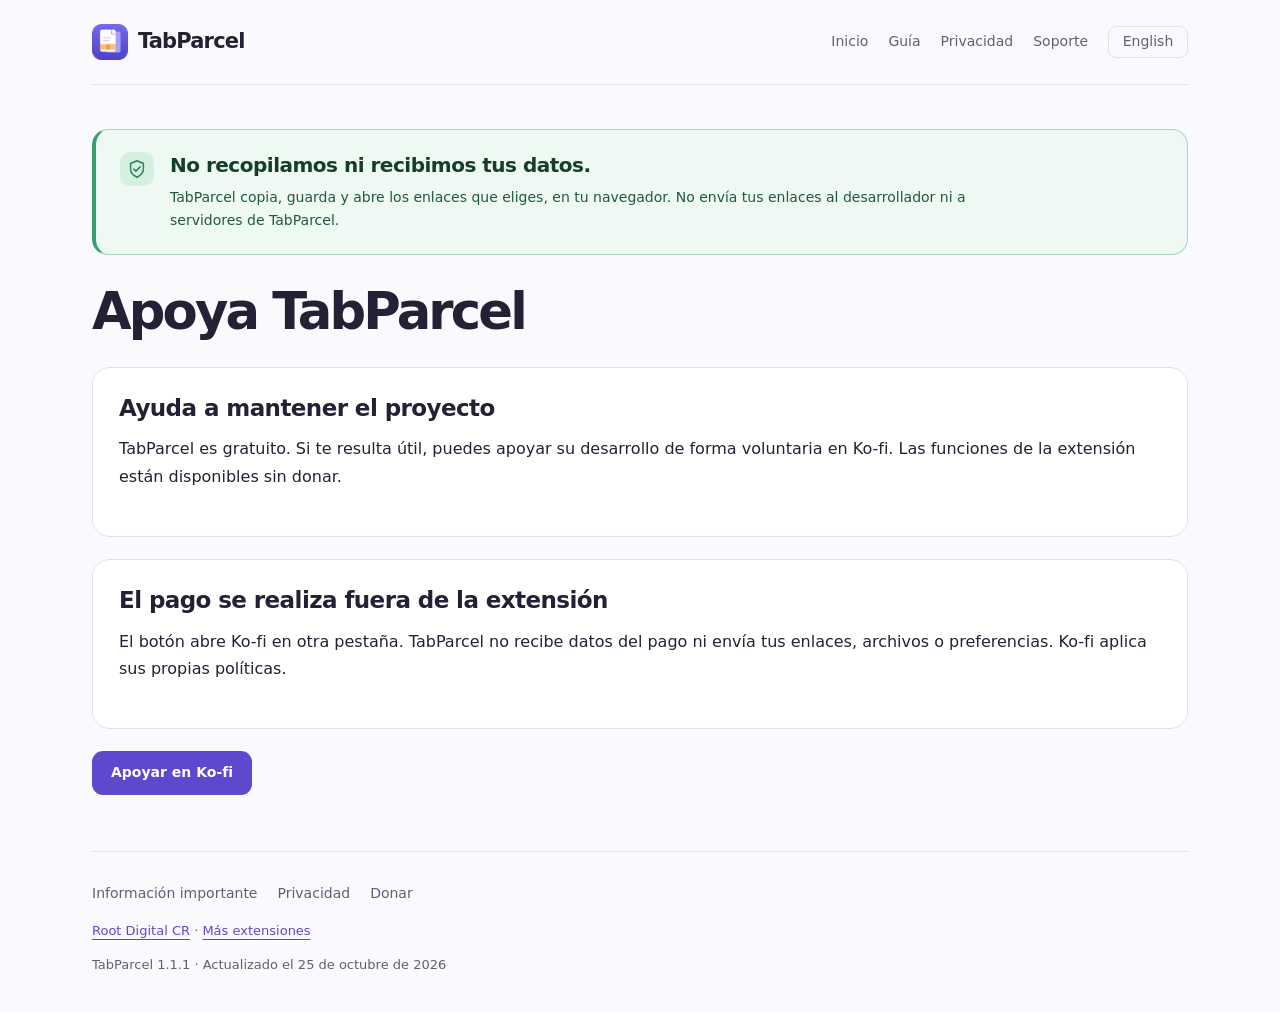
<file: es/donate.html>
<!doctype html>
<html lang="es"><head>
<meta charset="utf-8"><meta name="viewport" content="width=device-width, initial-scale=1">
<meta name="color-scheme" content="light dark"><meta name="description" content="TabParcel: exporta, copia e importa los enlaces que eliges, de forma local en Chrome.">
<meta name="referrer" content="no-referrer">
<meta http-equiv="Content-Security-Policy" content="default-src 'none'; style-src 'self'; img-src 'self'; base-uri 'none'; form-action 'none'; frame-src 'none'; connect-src 'none'">
<title>Donar · TabParcel</title><link rel="canonical" href="https://rootdigitalcr.github.io/tabparcel-pages/es/donate.html">
<link rel="alternate" hreflang="en" href="https://rootdigitalcr.github.io/tabparcel-pages/donate.html"><link rel="alternate" hreflang="es" href="https://rootdigitalcr.github.io/tabparcel-pages/es/donate.html">
<link rel="icon" href="../assets/icon-48.png"><link rel="stylesheet" href="../styles.css">
</head><body>
<a class="skip-link" href="#main">Ir al contenido</a>
<header class="site-header"><a class="brand" href="index.html"><img src="../assets/icon-48.png" width="36" height="36" alt="">TabParcel</a>
<nav aria-label="Navegación principal"><a href="index.html">Inicio</a><a href="help.html">Guía</a><a href="privacy.html">Privacidad</a><a href="support.html">Soporte</a><a class="language-link" href="../donate.html" lang="en">English</a></nav></header>
<main id="main"><aside class="privacy-assurance" aria-labelledby="privacy-assurance-title">
<svg viewBox="0 0 24 24" aria-hidden="true"><path d="M12 3 5 6v6c0 4 3 7 7 9 4-2 7-5 7-9V6z"/><path d="m8.5 12 2.3 2.3 4.7-4.7"/></svg>
<div><p class="assurance-title" id="privacy-assurance-title"><strong>No recopilamos ni recibimos tus datos.</strong></p>
<p class="assurance-copy">TabParcel copia, guarda y abre los enlaces que eliges, en tu navegador. No envía tus enlaces al desarrollador ni a servidores de TabParcel.</p></div></aside><h1 class="page-title">Apoya TabParcel</h1><section><h2>Ayuda a mantener el proyecto</h2><p>TabParcel es gratuito. Si te resulta útil, puedes apoyar su desarrollo de forma voluntaria en Ko-fi. Las funciones de la extensión están disponibles sin donar.</p></section><section><h2>El pago se realiza fuera de la extensión</h2><p>El botón abre Ko-fi en otra pestaña. TabParcel no recibe datos del pago ni envía tus enlaces, archivos o preferencias. Ko-fi aplica sus propias políticas.</p></section><p><a class="primary-link" href="https://ko-fi.com/rootdigitalcr" target="_blank" rel="noopener noreferrer" referrerpolicy="no-referrer">Apoyar en Ko-fi</a></p></main>
<footer class="site-footer"><nav aria-label="Información"><a href="important-information.html">Información importante</a><a href="privacy.html">Privacidad</a><a href="donate.html">Donar</a></nav><p><a href="https://root-cr.com/" target="_blank" rel="noopener noreferrer" referrerpolicy="no-referrer">Root Digital CR</a> · <a href="https://root-cr.com/extensions" target="_blank" rel="noopener noreferrer" referrerpolicy="no-referrer">Más extensiones</a></p><p>TabParcel 1.1.1 · Actualizado el 25 de octubre de 2026</p></footer>
</body></html>
</file>
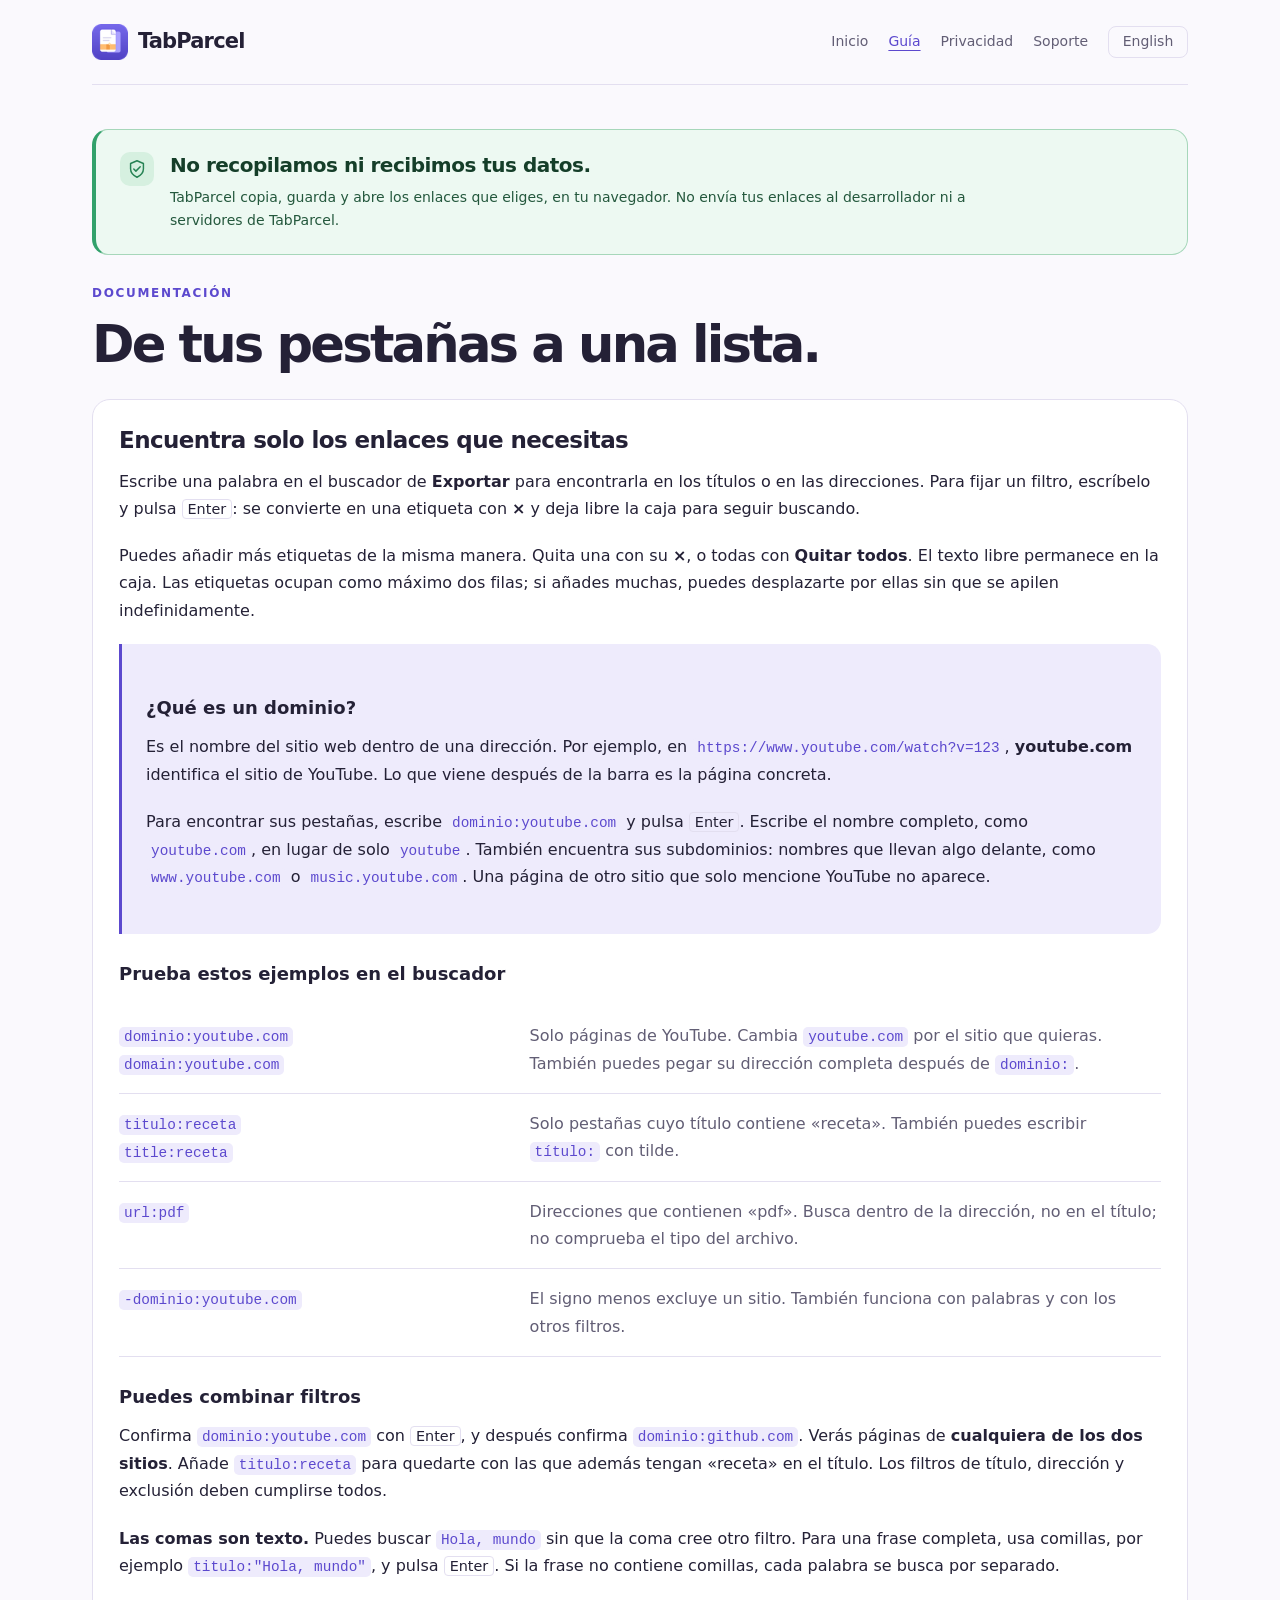
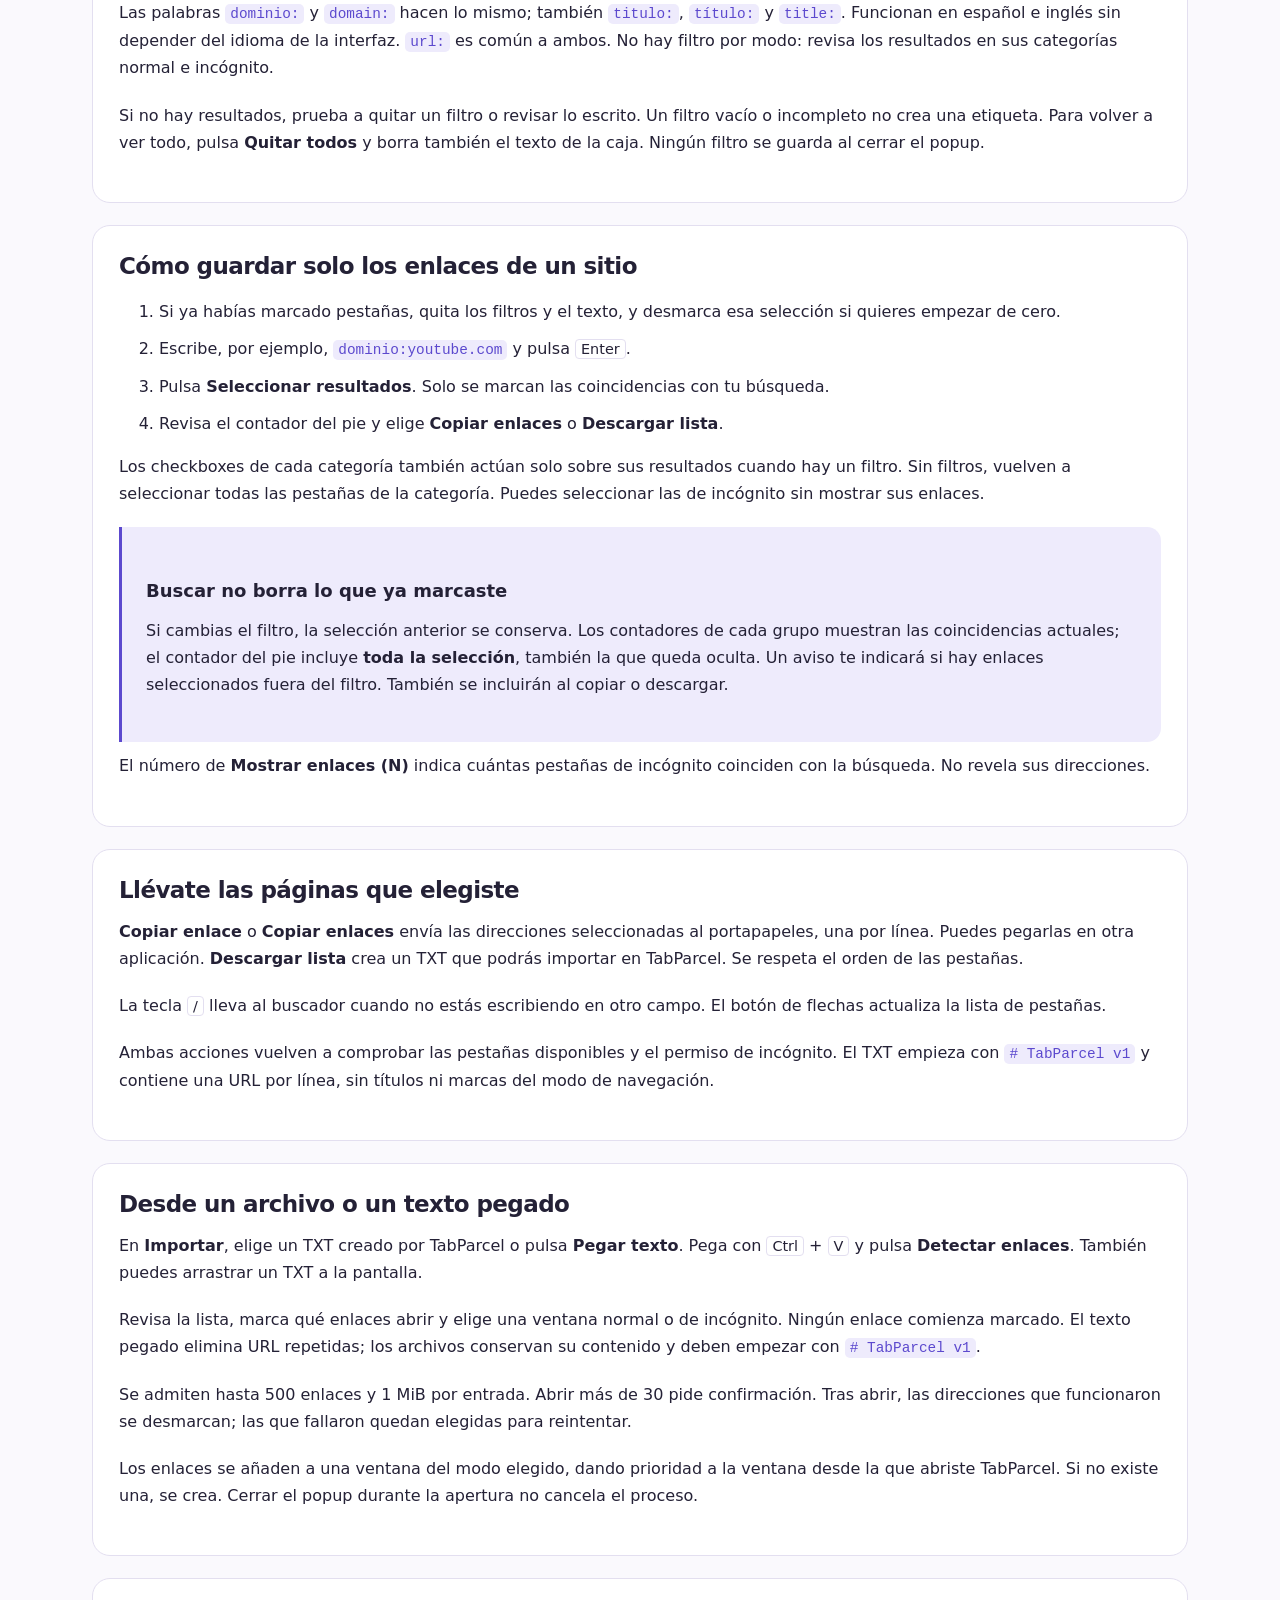
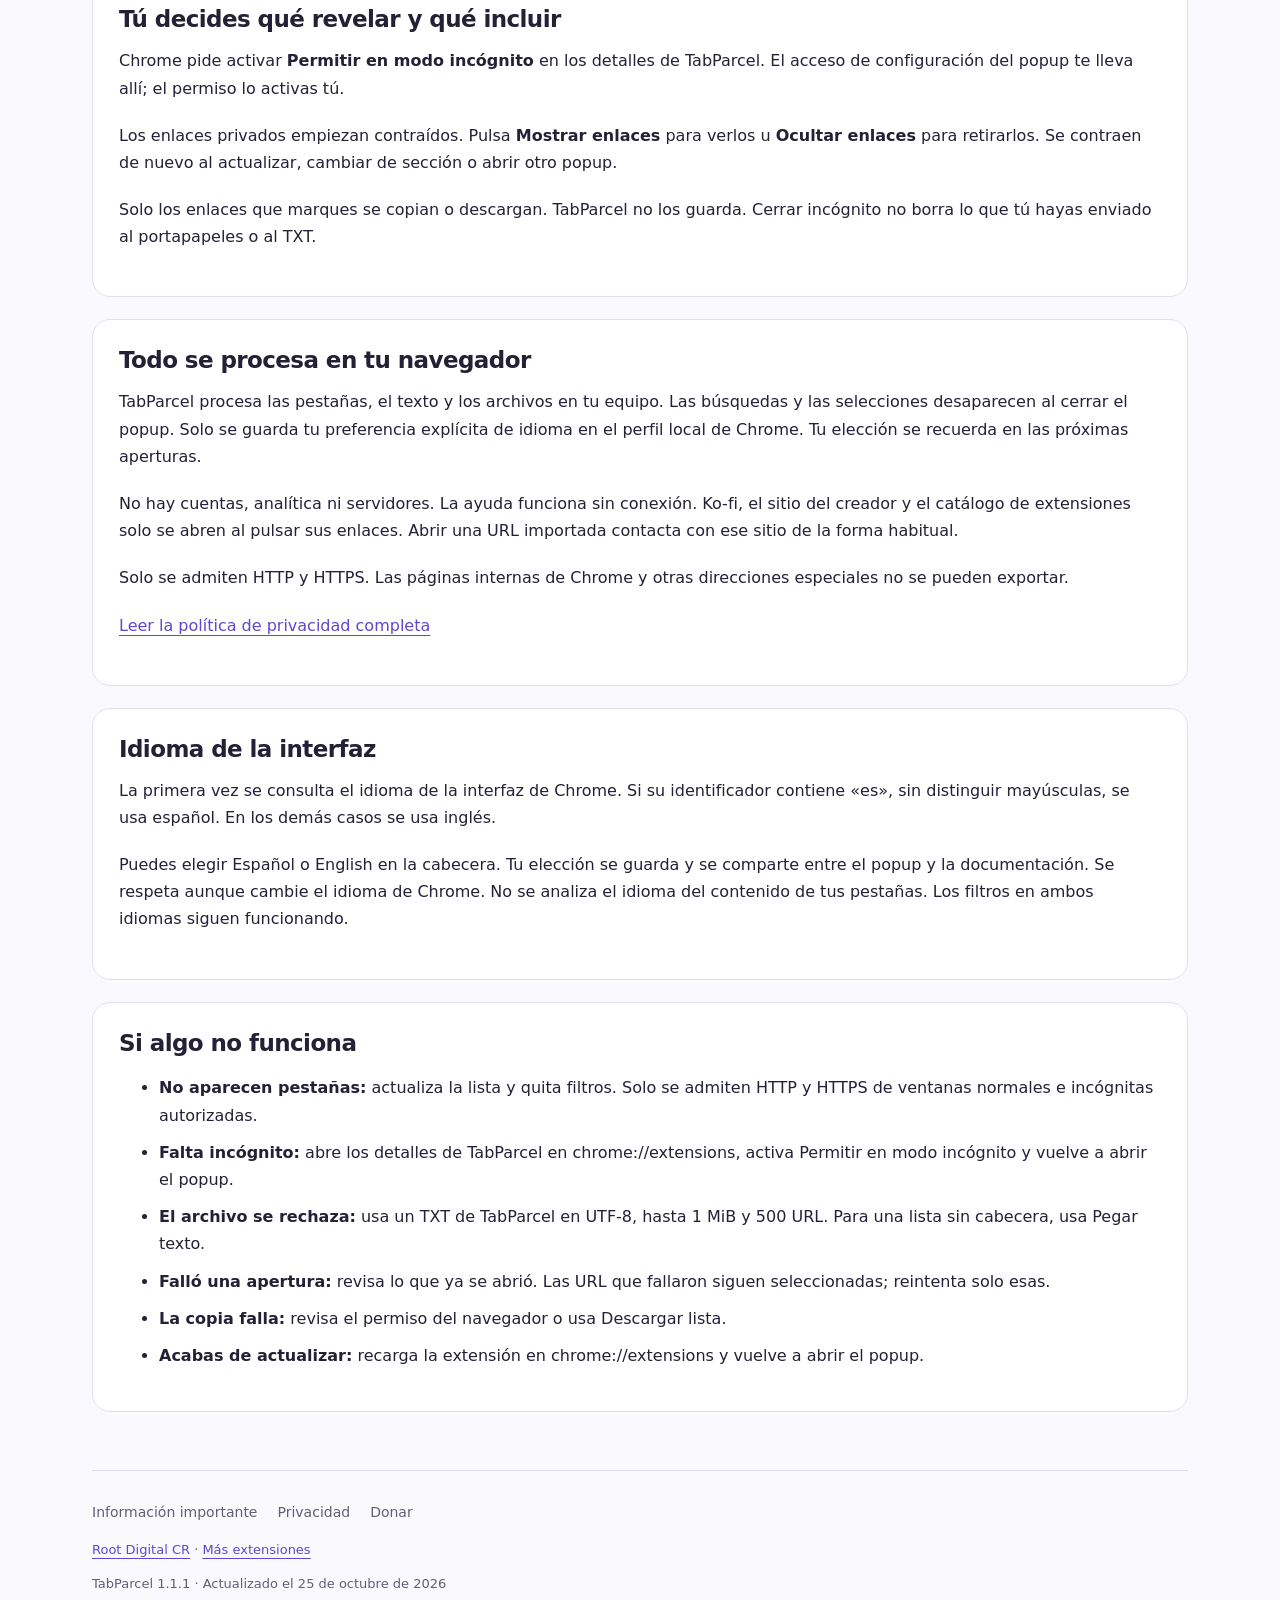
<file: es/help.html>
<!doctype html>
<html lang="es"><head>
<meta charset="utf-8"><meta name="viewport" content="width=device-width, initial-scale=1">
<meta name="color-scheme" content="light dark"><meta name="description" content="TabParcel: exporta, copia e importa los enlaces que eliges, de forma local en Chrome.">
<meta name="referrer" content="no-referrer">
<meta http-equiv="Content-Security-Policy" content="default-src 'none'; style-src 'self'; img-src 'self'; base-uri 'none'; form-action 'none'; frame-src 'none'; connect-src 'none'">
<title>Guía · TabParcel</title><link rel="canonical" href="https://rootdigitalcr.github.io/tabparcel-pages/es/help.html">
<link rel="alternate" hreflang="en" href="https://rootdigitalcr.github.io/tabparcel-pages/help.html"><link rel="alternate" hreflang="es" href="https://rootdigitalcr.github.io/tabparcel-pages/es/help.html">
<link rel="icon" href="../assets/icon-48.png"><link rel="stylesheet" href="../styles.css">
</head><body>
<a class="skip-link" href="#main">Ir al contenido</a>
<header class="site-header"><a class="brand" href="index.html"><img src="../assets/icon-48.png" width="36" height="36" alt="">TabParcel</a>
<nav aria-label="Navegación principal"><a href="index.html">Inicio</a><a href="help.html" aria-current="page">Guía</a><a href="privacy.html">Privacidad</a><a href="support.html">Soporte</a><a class="language-link" href="../help.html" lang="en">English</a></nav></header>
<main id="main"><aside class="privacy-assurance" aria-labelledby="privacy-assurance-title">
<svg viewBox="0 0 24 24" aria-hidden="true"><path d="M12 3 5 6v6c0 4 3 7 7 9 4-2 7-5 7-9V6z"/><path d="m8.5 12 2.3 2.3 4.7-4.7"/></svg>
<div><p class="assurance-title" id="privacy-assurance-title"><strong>No recopilamos ni recibimos tus datos.</strong></p>
<p class="assurance-copy">TabParcel copia, guarda y abre los enlaces que eliges, en tu navegador. No envía tus enlaces al desarrollador ni a servidores de TabParcel.</p></div></aside><p class="eyebrow">DOCUMENTACIÓN</p><h1>De tus pestañas a una lista.</h1><section id="filtros" aria-labelledby="filters-title"><h2 id="filters-title">Encuentra solo los enlaces que necesitas</h2><div>
				
				<p>Escribe una palabra en el buscador de <strong>Exportar</strong> para encontrarla en los títulos o en las direcciones. Para fijar un filtro, escríbelo y pulsa <kbd>Enter</kbd>: se convierte en una etiqueta con <strong>×</strong> y deja libre la caja para seguir buscando.</p>
				<p>Puedes añadir más etiquetas de la misma manera. Quita una con su <strong>×</strong>, o todas con <strong>Quitar todos</strong>. El texto libre permanece en la caja. Las etiquetas ocupan como máximo dos filas; si añades muchas, puedes desplazarte por ellas sin que se apilen indefinidamente.</p>
				<div class="callout"><h3>¿Qué es un dominio?</h3><p>Es el nombre del sitio web dentro de una dirección. Por ejemplo, en <code>https://www.youtube.com/watch?v=123</code>, <strong>youtube.com</strong> identifica el sitio de YouTube. Lo que viene después de la barra es la página concreta.</p><p>Para encontrar sus pestañas, escribe <code>dominio:youtube.com</code> y pulsa <kbd>Enter</kbd>. Escribe el nombre completo, como <code>youtube.com</code>, en lugar de solo <code>youtube</code>. También encuentra sus subdominios: nombres que llevan algo delante, como <code>www.youtube.com</code> o <code>music.youtube.com</code>. Una página de otro sitio que solo mencione YouTube no aparece.</p></div>
				<h3>Prueba estos ejemplos en el buscador</h3>
				<dl class="examples">
					<div><dt><code>dominio:youtube.com</code><br><code>domain:youtube.com</code></dt><dd>Solo páginas de YouTube. Cambia <code>youtube.com</code> por el sitio que quieras. También puedes pegar su dirección completa después de <code>dominio:</code>.</dd></div>
					<div><dt><code>titulo:receta</code><br><code>title:receta</code></dt><dd>Solo pestañas cuyo título contiene «receta». También puedes escribir <code>título:</code> con tilde.</dd></div>
					<div><dt><code>url:pdf</code></dt><dd>Direcciones que contienen «pdf». Busca dentro de la dirección, no en el título; no comprueba el tipo del archivo.</dd></div>
					<div><dt><code>-dominio:youtube.com</code></dt><dd>El signo menos excluye un sitio. También funciona con palabras y con los otros filtros.</dd></div>
				</dl>
				<h3>Puedes combinar filtros</h3>
				<p>Confirma <code>dominio:youtube.com</code> con <kbd>Enter</kbd>, y después confirma <code>dominio:github.com</code>. Verás páginas de <strong>cualquiera de los dos sitios</strong>. Añade <code>titulo:receta</code> para quedarte con las que además tengan «receta» en el título. Los filtros de título, dirección y exclusión deben cumplirse todos.</p>
				<p><strong>Las comas son texto.</strong> Puedes buscar <code>Hola, mundo</code> sin que la coma cree otro filtro. Para una frase completa, usa comillas, por ejemplo <code>titulo:"Hola, mundo"</code>, y pulsa <kbd>Enter</kbd>. Si la frase no contiene comillas, cada palabra se busca por separado.</p>
				<p>Las palabras <code>dominio:</code> y <code>domain:</code> hacen lo mismo; también <code>titulo:</code>, <code>título:</code> y <code>title:</code>. Funcionan en español e inglés sin depender del idioma de la interfaz. <code>url:</code> es común a ambos. No hay filtro por modo: revisa los resultados en sus categorías normal e incógnito.</p>
				<p>Si no hay resultados, prueba a quitar un filtro o revisar lo escrito. Un filtro vacío o incompleto no crea una etiqueta. Para volver a ver todo, pulsa <strong>Quitar todos</strong> y borra también el texto de la caja. Ningún filtro se guarda al cerrar el popup.</p>
			</div></section><section id="seleccion" aria-labelledby="selection-title"><h2 id="selection-title">Cómo guardar solo los enlaces de un sitio</h2><div>
				
				<ol><li>Si ya habías marcado pestañas, quita los filtros y el texto, y desmarca esa selección si quieres empezar de cero.</li><li>Escribe, por ejemplo, <code>dominio:youtube.com</code> y pulsa <kbd>Enter</kbd>.</li><li>Pulsa <strong>Seleccionar resultados</strong>. Solo se marcan las coincidencias con tu búsqueda.</li><li>Revisa el contador del pie y elige <strong>Copiar enlaces</strong> o <strong>Descargar lista</strong>.</li></ol>
				<p>Los checkboxes de cada categoría también actúan solo sobre sus resultados cuando hay un filtro. Sin filtros, vuelven a seleccionar todas las pestañas de la categoría. Puedes seleccionar las de incógnito sin mostrar sus enlaces.</p>
				<div class="callout"><h3>Buscar no borra lo que ya marcaste</h3><p>Si cambias el filtro, la selección anterior se conserva. Los contadores de cada grupo muestran las coincidencias actuales; el contador del pie incluye <strong>toda la selección</strong>, también la que queda oculta. Un aviso te indicará si hay enlaces seleccionados fuera del filtro. También se incluirán al copiar o descargar.</p></div>
				<p>El número de <strong>Mostrar enlaces (N)</strong> indica cuántas pestañas de incógnito coinciden con la búsqueda. No revela sus direcciones.</p>
			</div></section><section id="exportar" aria-labelledby="export-title"><h2 id="export-title">Llévate las páginas que elegiste</h2><div><p><strong>Copiar enlace</strong> o <strong>Copiar enlaces</strong> envía las direcciones seleccionadas al portapapeles, una por línea. Puedes pegarlas en otra aplicación. <strong>Descargar lista</strong> crea un TXT que podrás importar en TabParcel. Se respeta el orden de las pestañas.</p><p>La tecla <kbd>/</kbd> lleva al buscador cuando no estás escribiendo en otro campo. El botón de flechas actualiza la lista de pestañas.</p><p>Ambas acciones vuelven a comprobar las pestañas disponibles y el permiso de incógnito. El TXT empieza con <code># TabParcel v1</code> y contiene una URL por línea, sin títulos ni marcas del modo de navegación.</p></div></section><section id="importar" aria-labelledby="import-title"><h2 id="import-title">Desde un archivo o un texto pegado</h2><div><p>En <strong>Importar</strong>, elige un TXT creado por TabParcel o pulsa <strong>Pegar texto</strong>. Pega con <kbd>Ctrl</kbd> + <kbd>V</kbd> y pulsa <strong>Detectar enlaces</strong>. También puedes arrastrar un TXT a la pantalla.</p><p>Revisa la lista, marca qué enlaces abrir y elige una ventana normal o de incógnito. Ningún enlace comienza marcado. El texto pegado elimina URL repetidas; los archivos conservan su contenido y deben empezar con <code># TabParcel v1</code>.</p><p>Se admiten hasta 500 enlaces y 1 MiB por entrada. Abrir más de 30 pide confirmación. Tras abrir, las direcciones que funcionaron se desmarcan; las que fallaron quedan elegidas para reintentar.</p><p>Los enlaces se añaden a una ventana del modo elegido, dando prioridad a la ventana desde la que abriste TabParcel. Si no existe una, se crea. Cerrar el popup durante la apertura no cancela el proceso.</p></div></section><section id="incognito" aria-labelledby="private-title"><h2 id="private-title">Tú decides qué revelar y qué incluir</h2><div><p>Chrome pide activar <strong>Permitir en modo incógnito</strong> en los detalles de TabParcel. El acceso de configuración del popup te lleva allí; el permiso lo activas tú.</p><p>Los enlaces privados empiezan contraídos. Pulsa <strong>Mostrar enlaces</strong> para verlos u <strong>Ocultar enlaces</strong> para retirarlos. Se contraen de nuevo al actualizar, cambiar de sección o abrir otro popup.</p><p>Solo los enlaces que marques se copian o descargan. TabParcel no los guarda. Cerrar incógnito no borra lo que tú hayas enviado al portapapeles o al TXT.</p></div></section><section id="privacidad" aria-labelledby="privacy-title"><h2 id="privacy-title">Todo se procesa en tu navegador</h2><div><p>TabParcel procesa las pestañas, el texto y los archivos en tu equipo. Las búsquedas y las selecciones desaparecen al cerrar el popup. Solo se guarda tu preferencia explícita de idioma en el perfil local de Chrome. Tu elección se recuerda en las próximas aperturas.</p><p>No hay cuentas, analítica ni servidores. La ayuda funciona sin conexión. Ko-fi, el sitio del creador y el catálogo de extensiones solo se abren al pulsar sus enlaces. Abrir una URL importada contacta con ese sitio de la forma habitual.</p><p>Solo se admiten HTTP y HTTPS. Las páginas internas de Chrome y otras direcciones especiales no se pueden exportar.</p><p><a href="privacy.html">Leer la política de privacidad completa</a></p></div></section><section id="idioma"><h2>Idioma de la interfaz</h2><div><p>La primera vez se consulta el idioma de la interfaz de Chrome. Si su identificador contiene «es», sin distinguir mayúsculas, se usa español. En los demás casos se usa inglés.</p><p>Puedes elegir Español o English en la cabecera. Tu elección se guarda y se comparte entre el popup y la documentación. Se respeta aunque cambie el idioma de Chrome. No se analiza el idioma del contenido de tus pestañas. Los filtros en ambos idiomas siguen funcionando.</p></div></section><section id="problemas"><h2>Si algo no funciona</h2><div><ul><li><strong>No aparecen pestañas:</strong> actualiza la lista y quita filtros. Solo se admiten HTTP y HTTPS de ventanas normales e incógnitas autorizadas.</li><li><strong>Falta incógnito:</strong> abre los detalles de TabParcel en chrome://extensions, activa Permitir en modo incógnito y vuelve a abrir el popup.</li><li><strong>El archivo se rechaza:</strong> usa un TXT de TabParcel en UTF-8, hasta 1 MiB y 500 URL. Para una lista sin cabecera, usa Pegar texto.</li><li><strong>Falló una apertura:</strong> revisa lo que ya se abrió. Las URL que fallaron siguen seleccionadas; reintenta solo esas.</li><li><strong>La copia falla:</strong> revisa el permiso del navegador o usa Descargar lista.</li><li><strong>Acabas de actualizar:</strong> recarga la extensión en chrome://extensions y vuelve a abrir el popup.</li></ul></div></section></main>
<footer class="site-footer"><nav aria-label="Información"><a href="important-information.html">Información importante</a><a href="privacy.html">Privacidad</a><a href="donate.html">Donar</a></nav><p><a href="https://root-cr.com/" target="_blank" rel="noopener noreferrer" referrerpolicy="no-referrer">Root Digital CR</a> · <a href="https://root-cr.com/extensions" target="_blank" rel="noopener noreferrer" referrerpolicy="no-referrer">Más extensiones</a></p><p>TabParcel 1.1.1 · Actualizado el 25 de octubre de 2026</p></footer>
</body></html>
</file>
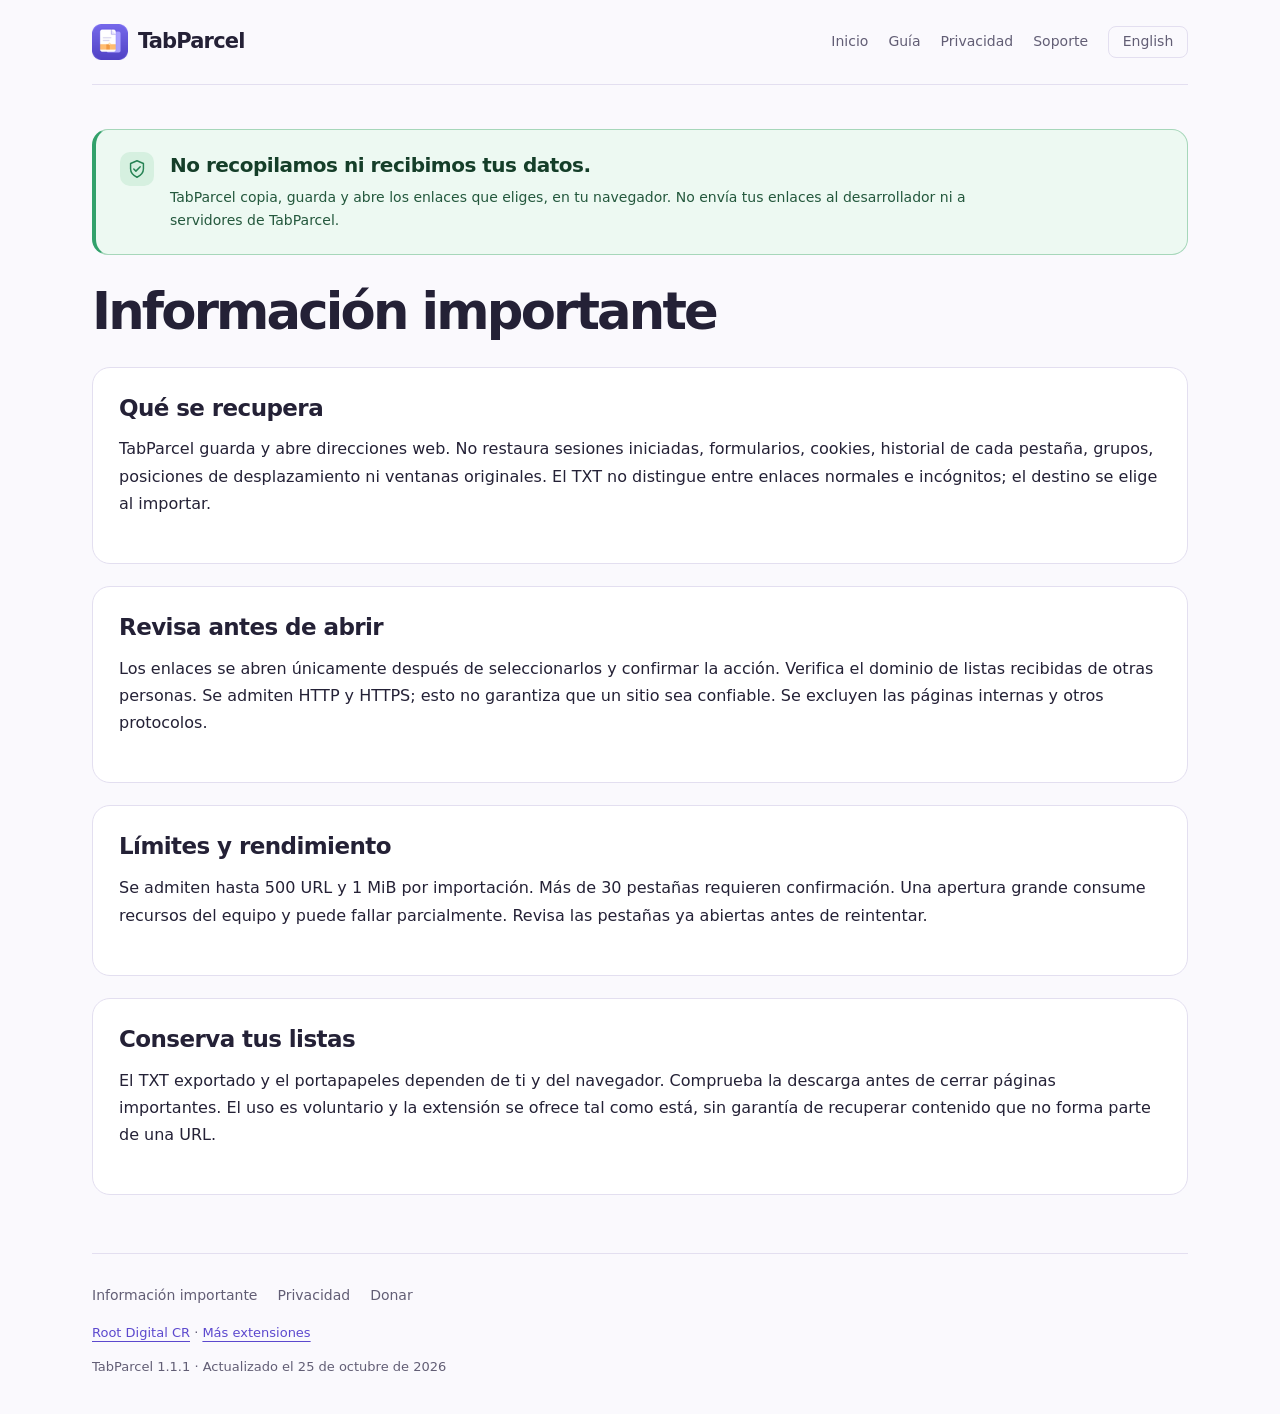
<file: es/important-information.html>
<!doctype html>
<html lang="es"><head>
<meta charset="utf-8"><meta name="viewport" content="width=device-width, initial-scale=1">
<meta name="color-scheme" content="light dark"><meta name="description" content="TabParcel: exporta, copia e importa los enlaces que eliges, de forma local en Chrome.">
<meta name="referrer" content="no-referrer">
<meta http-equiv="Content-Security-Policy" content="default-src 'none'; style-src 'self'; img-src 'self'; base-uri 'none'; form-action 'none'; frame-src 'none'; connect-src 'none'">
<title>Información importante · TabParcel</title><link rel="canonical" href="https://rootdigitalcr.github.io/tabparcel-pages/es/important-information.html">
<link rel="alternate" hreflang="en" href="https://rootdigitalcr.github.io/tabparcel-pages/important-information.html"><link rel="alternate" hreflang="es" href="https://rootdigitalcr.github.io/tabparcel-pages/es/important-information.html">
<link rel="icon" href="../assets/icon-48.png"><link rel="stylesheet" href="../styles.css">
</head><body>
<a class="skip-link" href="#main">Ir al contenido</a>
<header class="site-header"><a class="brand" href="index.html"><img src="../assets/icon-48.png" width="36" height="36" alt="">TabParcel</a>
<nav aria-label="Navegación principal"><a href="index.html">Inicio</a><a href="help.html">Guía</a><a href="privacy.html">Privacidad</a><a href="support.html">Soporte</a><a class="language-link" href="../important-information.html" lang="en">English</a></nav></header>
<main id="main"><aside class="privacy-assurance" aria-labelledby="privacy-assurance-title">
<svg viewBox="0 0 24 24" aria-hidden="true"><path d="M12 3 5 6v6c0 4 3 7 7 9 4-2 7-5 7-9V6z"/><path d="m8.5 12 2.3 2.3 4.7-4.7"/></svg>
<div><p class="assurance-title" id="privacy-assurance-title"><strong>No recopilamos ni recibimos tus datos.</strong></p>
<p class="assurance-copy">TabParcel copia, guarda y abre los enlaces que eliges, en tu navegador. No envía tus enlaces al desarrollador ni a servidores de TabParcel.</p></div></aside><h1 class="page-title">Información importante</h1><section><h2>Qué se recupera</h2><p>TabParcel guarda y abre direcciones web. No restaura sesiones iniciadas, formularios, cookies, historial de cada pestaña, grupos, posiciones de desplazamiento ni ventanas originales. El TXT no distingue entre enlaces normales e incógnitos; el destino se elige al importar.</p></section><section><h2>Revisa antes de abrir</h2><p>Los enlaces se abren únicamente después de seleccionarlos y confirmar la acción. Verifica el dominio de listas recibidas de otras personas. Se admiten HTTP y HTTPS; esto no garantiza que un sitio sea confiable. Se excluyen las páginas internas y otros protocolos.</p></section><section><h2>Límites y rendimiento</h2><p>Se admiten hasta 500 URL y 1 MiB por importación. Más de 30 pestañas requieren confirmación. Una apertura grande consume recursos del equipo y puede fallar parcialmente. Revisa las pestañas ya abiertas antes de reintentar.</p></section><section><h2>Conserva tus listas</h2><p>El TXT exportado y el portapapeles dependen de ti y del navegador. Comprueba la descarga antes de cerrar páginas importantes. El uso es voluntario y la extensión se ofrece tal como está, sin garantía de recuperar contenido que no forma parte de una URL.</p></section></main>
<footer class="site-footer"><nav aria-label="Información"><a href="important-information.html">Información importante</a><a href="privacy.html">Privacidad</a><a href="donate.html">Donar</a></nav><p><a href="https://root-cr.com/" target="_blank" rel="noopener noreferrer" referrerpolicy="no-referrer">Root Digital CR</a> · <a href="https://root-cr.com/extensions" target="_blank" rel="noopener noreferrer" referrerpolicy="no-referrer">Más extensiones</a></p><p>TabParcel 1.1.1 · Actualizado el 25 de octubre de 2026</p></footer>
</body></html>
</file>
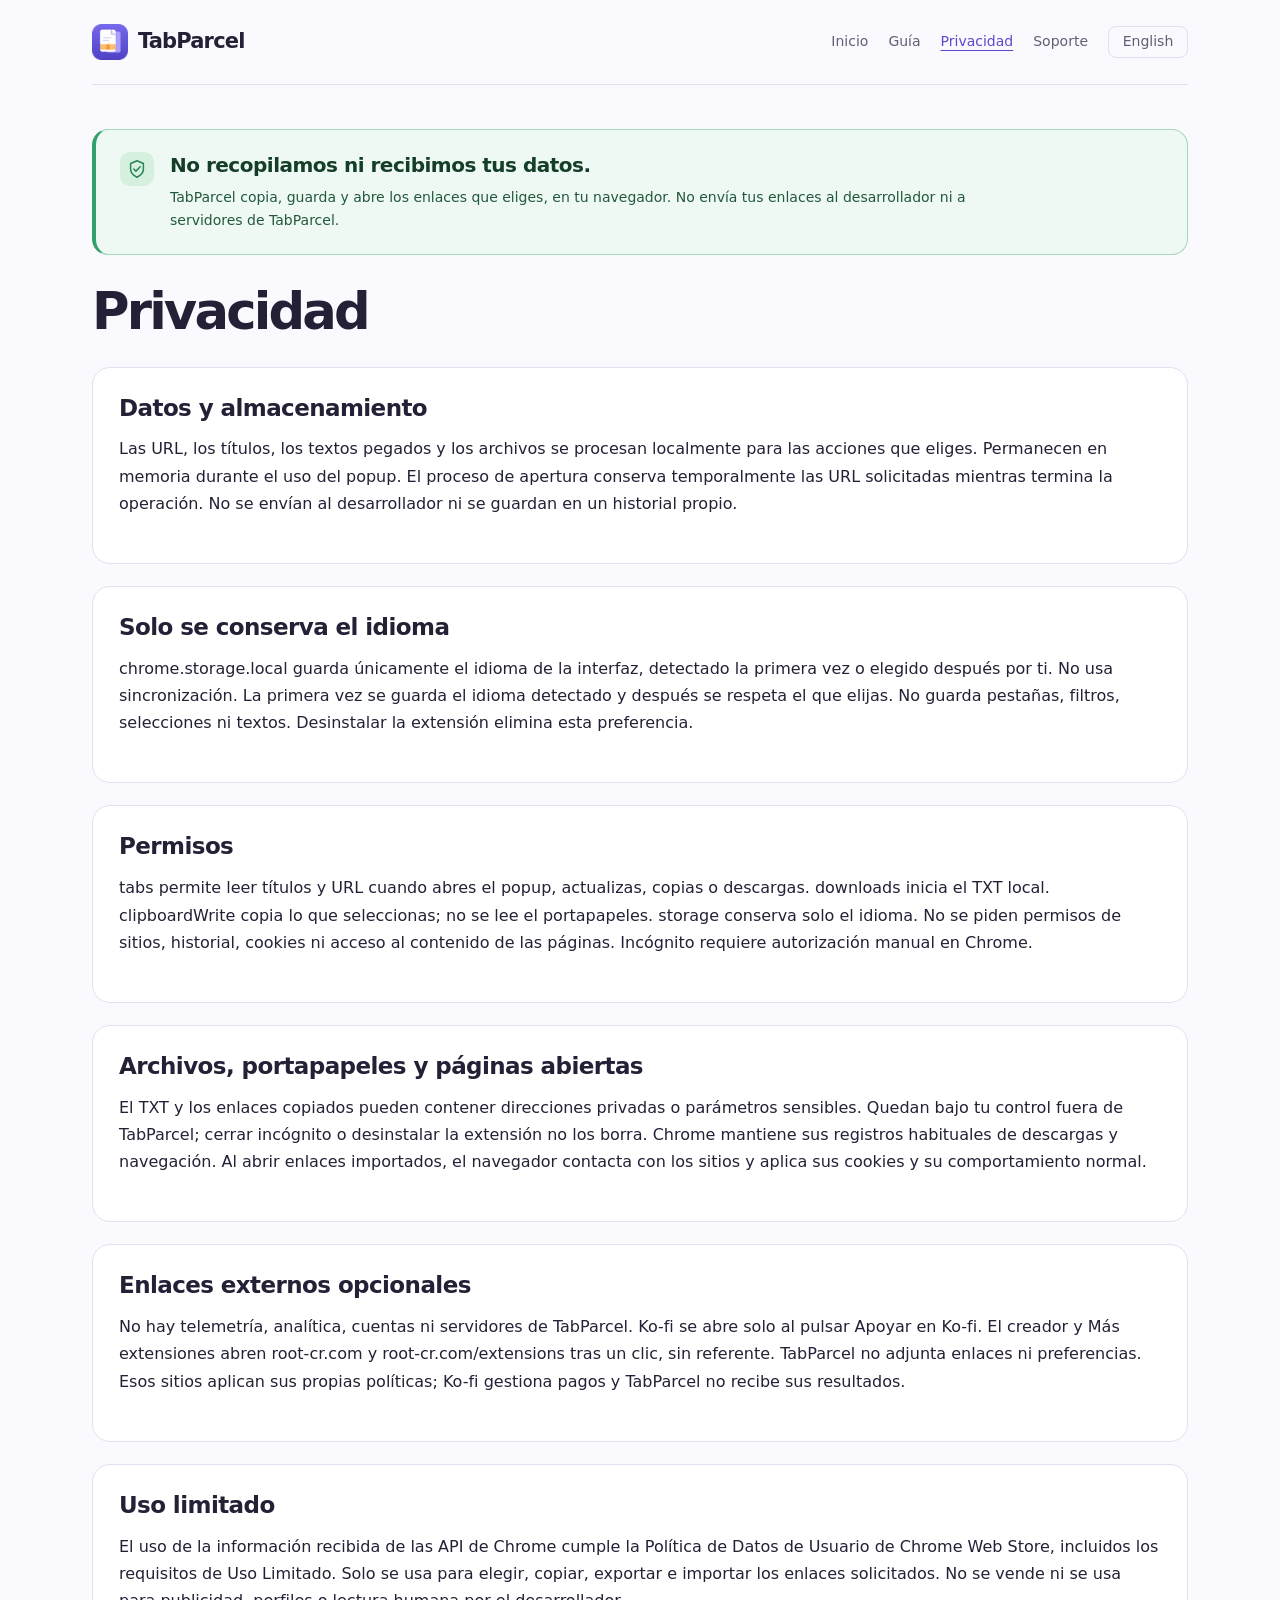
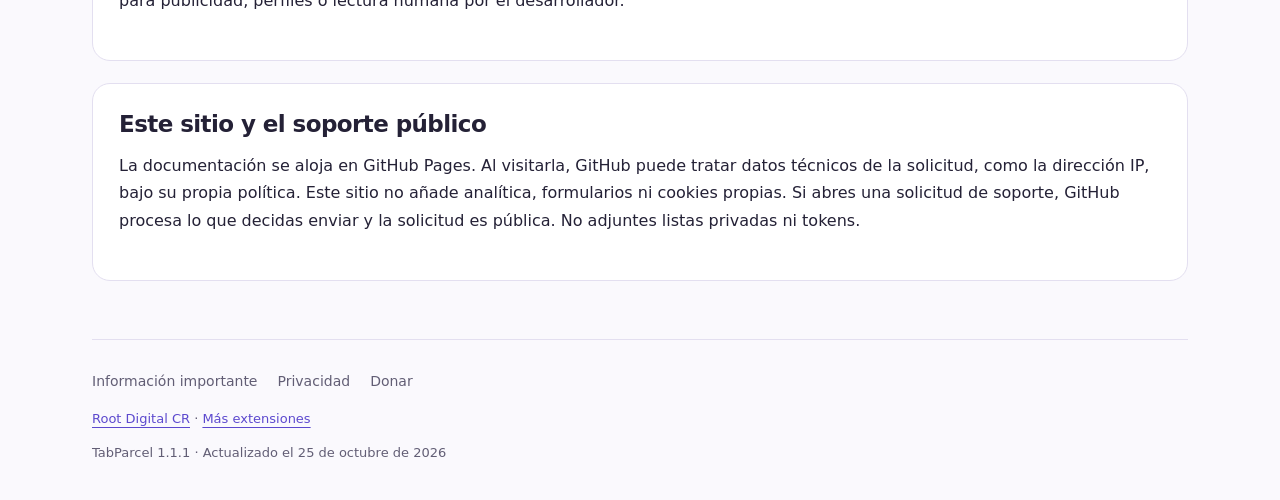
<file: es/privacy.html>
<!doctype html>
<html lang="es"><head>
<meta charset="utf-8"><meta name="viewport" content="width=device-width, initial-scale=1">
<meta name="color-scheme" content="light dark"><meta name="description" content="TabParcel: exporta, copia e importa los enlaces que eliges, de forma local en Chrome.">
<meta name="referrer" content="no-referrer">
<meta http-equiv="Content-Security-Policy" content="default-src 'none'; style-src 'self'; img-src 'self'; base-uri 'none'; form-action 'none'; frame-src 'none'; connect-src 'none'">
<title>Privacidad · TabParcel</title><link rel="canonical" href="https://rootdigitalcr.github.io/tabparcel-pages/es/privacy.html">
<link rel="alternate" hreflang="en" href="https://rootdigitalcr.github.io/tabparcel-pages/privacy.html"><link rel="alternate" hreflang="es" href="https://rootdigitalcr.github.io/tabparcel-pages/es/privacy.html">
<link rel="icon" href="../assets/icon-48.png"><link rel="stylesheet" href="../styles.css">
</head><body>
<a class="skip-link" href="#main">Ir al contenido</a>
<header class="site-header"><a class="brand" href="index.html"><img src="../assets/icon-48.png" width="36" height="36" alt="">TabParcel</a>
<nav aria-label="Navegación principal"><a href="index.html">Inicio</a><a href="help.html">Guía</a><a href="privacy.html" aria-current="page">Privacidad</a><a href="support.html">Soporte</a><a class="language-link" href="../privacy.html" lang="en">English</a></nav></header>
<main id="main"><aside class="privacy-assurance" aria-labelledby="privacy-assurance-title">
<svg viewBox="0 0 24 24" aria-hidden="true"><path d="M12 3 5 6v6c0 4 3 7 7 9 4-2 7-5 7-9V6z"/><path d="m8.5 12 2.3 2.3 4.7-4.7"/></svg>
<div><p class="assurance-title" id="privacy-assurance-title"><strong>No recopilamos ni recibimos tus datos.</strong></p>
<p class="assurance-copy">TabParcel copia, guarda y abre los enlaces que eliges, en tu navegador. No envía tus enlaces al desarrollador ni a servidores de TabParcel.</p></div></aside><h1 class="page-title">Privacidad</h1><section><h2>Datos y almacenamiento</h2><p>Las URL, los títulos, los textos pegados y los archivos se procesan localmente para las acciones que eliges. Permanecen en memoria durante el uso del popup. El proceso de apertura conserva temporalmente las URL solicitadas mientras termina la operación. No se envían al desarrollador ni se guardan en un historial propio.</p></section><section><h2>Solo se conserva el idioma</h2><p>chrome.storage.local guarda únicamente el idioma de la interfaz, detectado la primera vez o elegido después por ti. No usa sincronización. La primera vez se guarda el idioma detectado y después se respeta el que elijas. No guarda pestañas, filtros, selecciones ni textos. Desinstalar la extensión elimina esta preferencia.</p></section><section><h2>Permisos</h2><p>tabs permite leer títulos y URL cuando abres el popup, actualizas, copias o descargas. downloads inicia el TXT local. clipboardWrite copia lo que seleccionas; no se lee el portapapeles. storage conserva solo el idioma. No se piden permisos de sitios, historial, cookies ni acceso al contenido de las páginas. Incógnito requiere autorización manual en Chrome.</p></section><section><h2>Archivos, portapapeles y páginas abiertas</h2><p>El TXT y los enlaces copiados pueden contener direcciones privadas o parámetros sensibles. Quedan bajo tu control fuera de TabParcel; cerrar incógnito o desinstalar la extensión no los borra. Chrome mantiene sus registros habituales de descargas y navegación. Al abrir enlaces importados, el navegador contacta con los sitios y aplica sus cookies y su comportamiento normal.</p></section><section><h2>Enlaces externos opcionales</h2><p>No hay telemetría, analítica, cuentas ni servidores de TabParcel. Ko-fi se abre solo al pulsar Apoyar en Ko-fi. El creador y Más extensiones abren root-cr.com y root-cr.com/extensions tras un clic, sin referente. TabParcel no adjunta enlaces ni preferencias. Esos sitios aplican sus propias políticas; Ko-fi gestiona pagos y TabParcel no recibe sus resultados.</p></section><section><h2>Uso limitado</h2><p>El uso de la información recibida de las API de Chrome cumple la Política de Datos de Usuario de Chrome Web Store, incluidos los requisitos de Uso Limitado. Solo se usa para elegir, copiar, exportar e importar los enlaces solicitados. No se vende ni se usa para publicidad, perfiles o lectura humana por el desarrollador.</p></section><section><h2>Este sitio y el soporte público</h2><p>La documentación se aloja en GitHub Pages. Al visitarla, GitHub puede tratar datos técnicos de la solicitud, como la dirección IP, bajo su propia política. Este sitio no añade analítica, formularios ni cookies propias. Si abres una solicitud de soporte, GitHub procesa lo que decidas enviar y la solicitud es pública. No adjuntes listas privadas ni tokens.</p></section></main>
<footer class="site-footer"><nav aria-label="Información"><a href="important-information.html">Información importante</a><a href="privacy.html">Privacidad</a><a href="donate.html">Donar</a></nav><p><a href="https://root-cr.com/" target="_blank" rel="noopener noreferrer" referrerpolicy="no-referrer">Root Digital CR</a> · <a href="https://root-cr.com/extensions" target="_blank" rel="noopener noreferrer" referrerpolicy="no-referrer">Más extensiones</a></p><p>TabParcel 1.1.1 · Actualizado el 25 de octubre de 2026</p></footer>
</body></html>
</file>
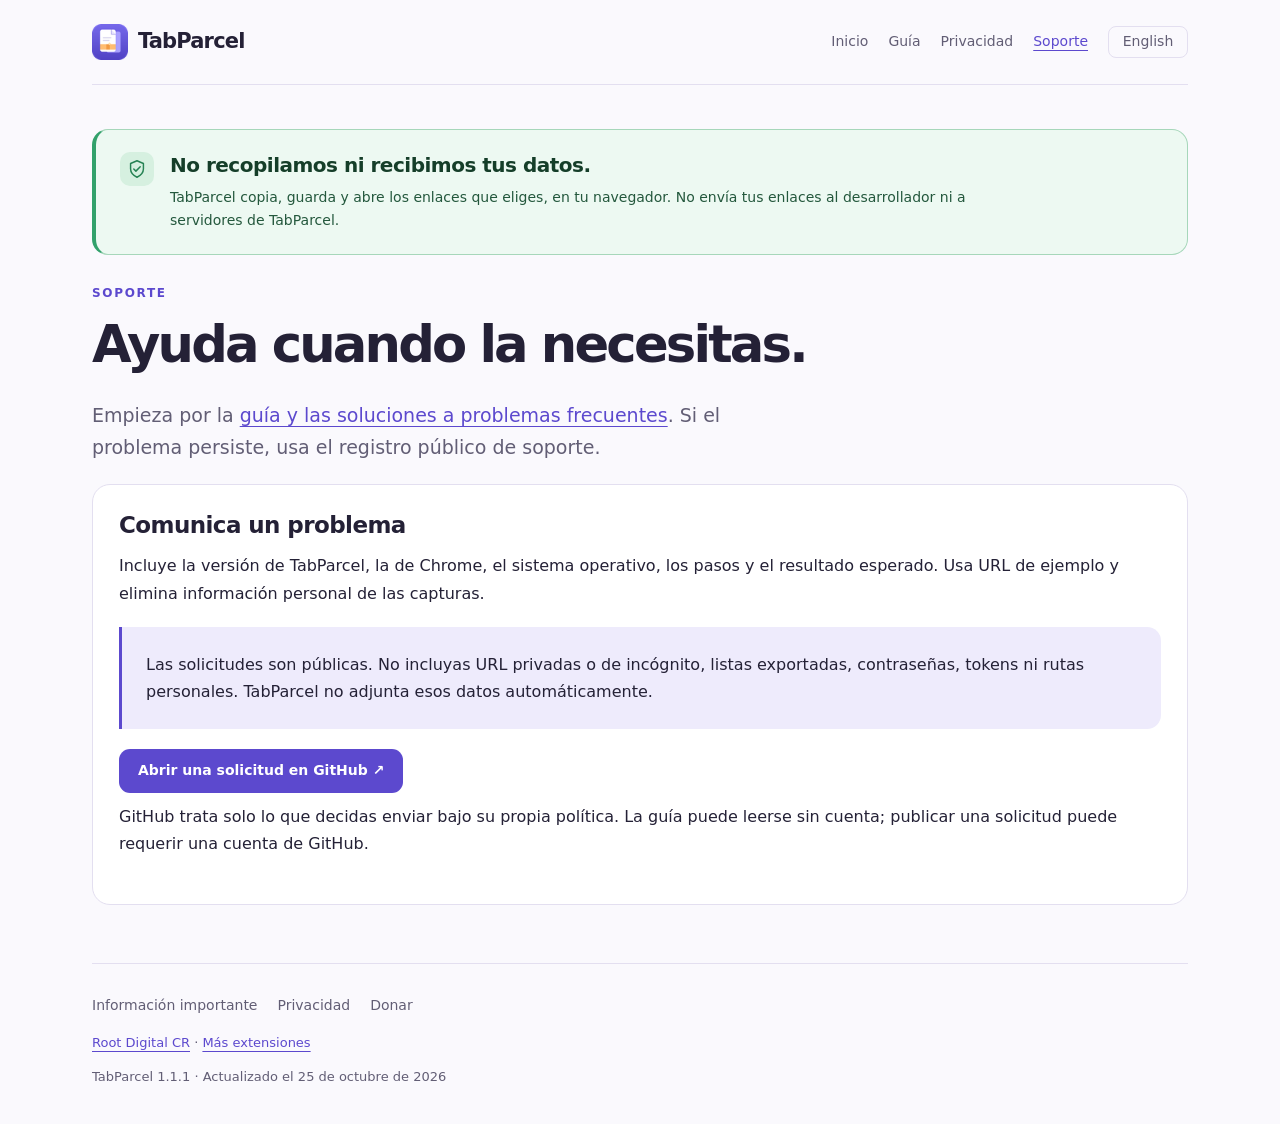
<file: es/support.html>
<!doctype html>
<html lang="es"><head>
<meta charset="utf-8"><meta name="viewport" content="width=device-width, initial-scale=1">
<meta name="color-scheme" content="light dark"><meta name="description" content="TabParcel: exporta, copia e importa los enlaces que eliges, de forma local en Chrome.">
<meta name="referrer" content="no-referrer">
<meta http-equiv="Content-Security-Policy" content="default-src 'none'; style-src 'self'; img-src 'self'; base-uri 'none'; form-action 'none'; frame-src 'none'; connect-src 'none'">
<title>Soporte · TabParcel</title><link rel="canonical" href="https://rootdigitalcr.github.io/tabparcel-pages/es/support.html">
<link rel="alternate" hreflang="en" href="https://rootdigitalcr.github.io/tabparcel-pages/support.html"><link rel="alternate" hreflang="es" href="https://rootdigitalcr.github.io/tabparcel-pages/es/support.html">
<link rel="icon" href="../assets/icon-48.png"><link rel="stylesheet" href="../styles.css">
</head><body>
<a class="skip-link" href="#main">Ir al contenido</a>
<header class="site-header"><a class="brand" href="index.html"><img src="../assets/icon-48.png" width="36" height="36" alt="">TabParcel</a>
<nav aria-label="Navegación principal"><a href="index.html">Inicio</a><a href="help.html">Guía</a><a href="privacy.html">Privacidad</a><a href="support.html" aria-current="page">Soporte</a><a class="language-link" href="../support.html" lang="en">English</a></nav></header>
<main id="main"><aside class="privacy-assurance" aria-labelledby="privacy-assurance-title">
<svg viewBox="0 0 24 24" aria-hidden="true"><path d="M12 3 5 6v6c0 4 3 7 7 9 4-2 7-5 7-9V6z"/><path d="m8.5 12 2.3 2.3 4.7-4.7"/></svg>
<div><p class="assurance-title" id="privacy-assurance-title"><strong>No recopilamos ni recibimos tus datos.</strong></p>
<p class="assurance-copy">TabParcel copia, guarda y abre los enlaces que eliges, en tu navegador. No envía tus enlaces al desarrollador ni a servidores de TabParcel.</p></div></aside><p class="eyebrow">SOPORTE</p><h1>Ayuda cuando la necesitas.</h1><p class="lead">Empieza por la <a href="help.html">guía y las soluciones a problemas frecuentes</a>. Si el problema persiste, usa el registro público de soporte.</p><section><h2>Comunica un problema</h2><p>Incluye la versión de TabParcel, la de Chrome, el sistema operativo, los pasos y el resultado esperado. Usa URL de ejemplo y elimina información personal de las capturas.</p><p class="notice">Las solicitudes son públicas. No incluyas URL privadas o de incógnito, listas exportadas, contraseñas, tokens ni rutas personales. TabParcel no adjunta esos datos automáticamente.</p><a class="primary-link" href="https://github.com/rootdigitalcr/tabparcel-pages/issues/new" target="_blank" rel="noopener noreferrer" referrerpolicy="no-referrer">Abrir una solicitud en GitHub ↗</a><p>GitHub trata solo lo que decidas enviar bajo su propia política. La guía puede leerse sin cuenta; publicar una solicitud puede requerir una cuenta de GitHub.</p></section></main>
<footer class="site-footer"><nav aria-label="Información"><a href="important-information.html">Información importante</a><a href="privacy.html">Privacidad</a><a href="donate.html">Donar</a></nav><p><a href="https://root-cr.com/" target="_blank" rel="noopener noreferrer" referrerpolicy="no-referrer">Root Digital CR</a> · <a href="https://root-cr.com/extensions" target="_blank" rel="noopener noreferrer" referrerpolicy="no-referrer">Más extensiones</a></p><p>TabParcel 1.1.1 · Actualizado el 25 de octubre de 2026</p></footer>
</body></html>
</file>
<file: styles.css>
:root { color-scheme:light dark; --ink:#242136; --muted:#625e75; --paper:#faf9fd; --card:#fff; --line:#e3dff0; --accent:#5c49ce; --soft:#eeebfc; font-family:"Segoe UI",system-ui,sans-serif; color:var(--ink); background:var(--paper); }
* { box-sizing:border-box; }
body { margin:0 auto; max-width:1160px; padding:0 32px; font-size:16px; line-height:1.7; }
a { color:var(--accent); text-underline-offset:4px; }
img { max-width:100%; }
.site-header { display:flex; align-items:center; justify-content:space-between; gap:24px; padding:24px 0; border-bottom:1px solid var(--line); }
.brand { display:inline-flex; align-items:center; gap:10px; font-size:21px; font-weight:750; color:var(--ink); text-decoration:none; letter-spacing:-.04em; }
nav { display:flex; align-items:center; flex-wrap:wrap; gap:8px 20px; }
nav a { min-height:28px; display:inline-flex; align-items:center; font-size:14px; color:var(--muted); text-decoration:none; }
nav a:hover, nav a[aria-current] { color:var(--accent); text-decoration:underline; }
.language-link { width:80px; flex:0 0 80px; justify-content:center; margin-left:auto; padding:3px 10px; border:1px solid var(--line); border-radius:8px; }
main { padding:44px 0 20px; }
h1 { font-size:clamp(32px,4vw,52px); line-height:1.12; font-weight:750; letter-spacing:-.055em; margin:12px 0 26px; max-width:850px; }
h2 { font-size:23px; line-height:1.3; letter-spacing:-.025em; margin:0 0 12px; }
h3 { font-size:18px; margin:25px 0 8px; }
p { margin:10px 0 20px; }
.lead { font-size:19px; color:var(--muted); max-width:710px; line-height:1.7; }
.eyebrow { margin:0 0 10px; font-size:12px; letter-spacing:.14em; font-weight:750; color:var(--accent); }
.hero { display:grid; grid-template-columns:1.5fr 1fr; align-items:center; gap:42px; padding:20px 0 40px; border:0; background:none; }
.hero h1 { margin-top:16px; }
.hero-art { display:flex; flex-direction:column; align-items:center; justify-content:center; aspect-ratio:1; border:1px solid #ded6ff; border-radius:36px; background:radial-gradient(circle at 40% 35%,#e9e3ff,#f4edff 65%,#fff3df); transform:rotate(3deg); }
.hero-art img { width:58%; height:auto; filter:drop-shadow(0 18px 20px #54459830); }
.art-label { margin-top:26px; color:#53477b; font-size:13px; letter-spacing:.035em; }
.hero-note { font-size:13px; color:var(--muted); margin-top:22px; }
.actions { display:flex; align-items:center; flex-wrap:wrap; gap:18px; margin-top:28px; }
.primary-link { display:inline-flex; gap:18px; align-items:center; min-height:44px; border-radius:11px; padding:10px 19px; background:var(--accent); color:#fff; font-weight:650; font-size:14px; text-decoration:none; }
.secondary-link { font-size:14px; }
.feature-grid { display:grid; grid-template-columns:repeat(3,minmax(0,1fr)); gap:18px; margin:4px 0 30px; }
section { padding:26px; margin:0 0 22px; border:1px solid var(--line); border-radius:18px; background:var(--card); overflow-wrap:anywhere; }
.feature-grid section { margin:0; padding:24px; }
.feature-grid h2 { font-size:20px; }
.feature-grid p { font-size:15px; color:var(--muted); margin-bottom:0; }
.feature-number { display:block; color:var(--accent); font-size:12px; font-weight:700; letter-spacing:.08em; margin-bottom:20px; }
.notice,.callout { padding:24px; border-left:3px solid var(--accent); border-radius:0 14px 14px 0; background:var(--soft); }
.notice h2 { font-size:21px; }
.notice p { font-size:15px; color:var(--muted); }
code { padding:2px 5px; border-radius:5px; background:var(--soft); color:var(--accent); font-size:.9em; overflow-wrap:anywhere; }
kbd { padding:1px 5px; border:1px solid var(--line); border-radius:4px; font:inherit; font-size:.9em; }
li { margin:10px 0; }
.examples>div { display:grid; grid-template-columns:1fr 1.6fr; gap:16px; padding:16px 0; border-bottom:1px solid var(--line); }
dd { margin:0; color:var(--muted); }
.site-footer { padding:28px 0 36px; margin-top:16px; border-top:1px solid var(--line); color:var(--muted); font-size:13px; }
.site-footer p { margin:12px 0 0; }
.skip-link { position:absolute; top:-100px; left:20px; background:var(--card); padding:12px; }
.skip-link:focus { top:10px; z-index:10; }
:focus-visible { outline:3px solid var(--accent); outline-offset:4px; }
@media(prefers-color-scheme:dark) { :root { --ink:#f0ecfa; --muted:#b6aecb; --paper:#1c1926; --card:#252131; --line:#40374f; --accent:#c0afff; --soft:#312b43; } .primary-link { color:#22163e; } .hero-art { border-color:#544368; background:radial-gradient(circle at 40% 35%,#4c3b68,#30283d 65%,#3b2f30); } .art-label { color:#e1d3fc; } }
@media(max-width:760px) { body { padding:0 20px; } .site-header { align-items:flex-start; flex-direction:column; gap:15px; } nav { gap:8px 16px; } main { padding-top:30px; } .hero { grid-template-columns:1fr; gap:20px; padding-top:0; } .hero-art { max-width:340px; width:100%; margin:0 auto; } .feature-grid { grid-template-columns:1fr; } section { padding:22px; } .examples>div { grid-template-columns:1fr; } }
@media(prefers-reduced-motion:reduce) { *,*::before,*::after { scroll-behavior:auto !important; } }


.privacy-assurance { --privacy-bg:#edf9f2; --privacy-line:#a6d7ba; --privacy-ink:#24583d; --privacy-title:#153e29; display:flex; align-items:flex-start; gap:16px; margin:0 0 28px; padding:22px 24px; border:1px solid var(--privacy-line); border-left:4px solid #32a16b; border-radius:16px; background:var(--privacy-bg); color:var(--privacy-ink); }
.privacy-assurance svg { flex:0 0 34px; width:34px; height:34px; padding:6px; border-radius:10px; background:#d6f0e0; fill:none; stroke:#268354; stroke-width:1.6; stroke-linecap:round; stroke-linejoin:round; }
.privacy-assurance .assurance-title { margin:0 0 7px; color:var(--privacy-title); font-size:20px; line-height:1.35; letter-spacing:-.025em; }
.privacy-assurance .assurance-copy { margin:0; color:var(--privacy-ink); font-size:14px; line-height:1.65; max-width:820px; }
@media(prefers-color-scheme:dark) { .privacy-assurance { --privacy-bg:#1b3029; --privacy-line:#355d49; --privacy-ink:#bed9c9; --privacy-title:#e0f4e8; border-left-color:#65c893; } .privacy-assurance svg { background:#294c39; stroke:#87dfaf; } }
@media(max-width:480px) { .privacy-assurance { padding:18px; gap:12px; } .privacy-assurance .assurance-title { font-size:18px; } }
</file>
